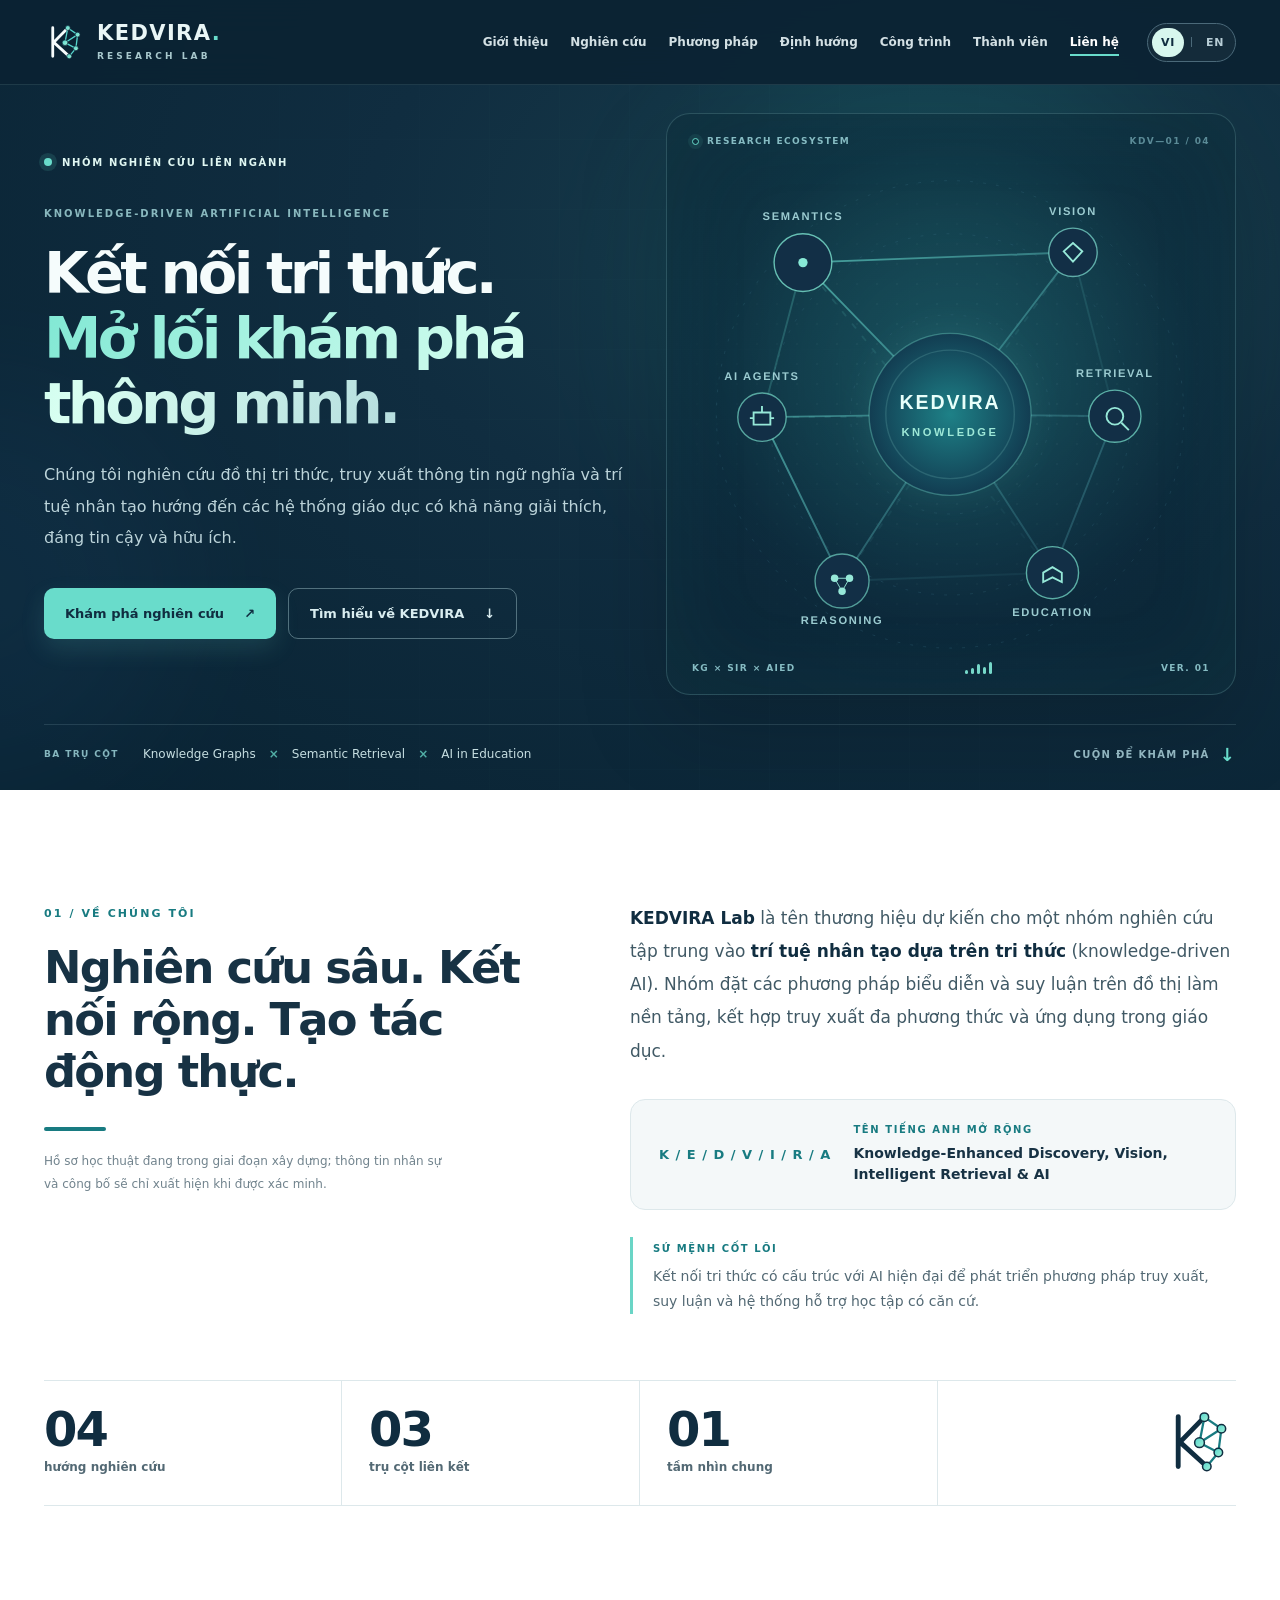
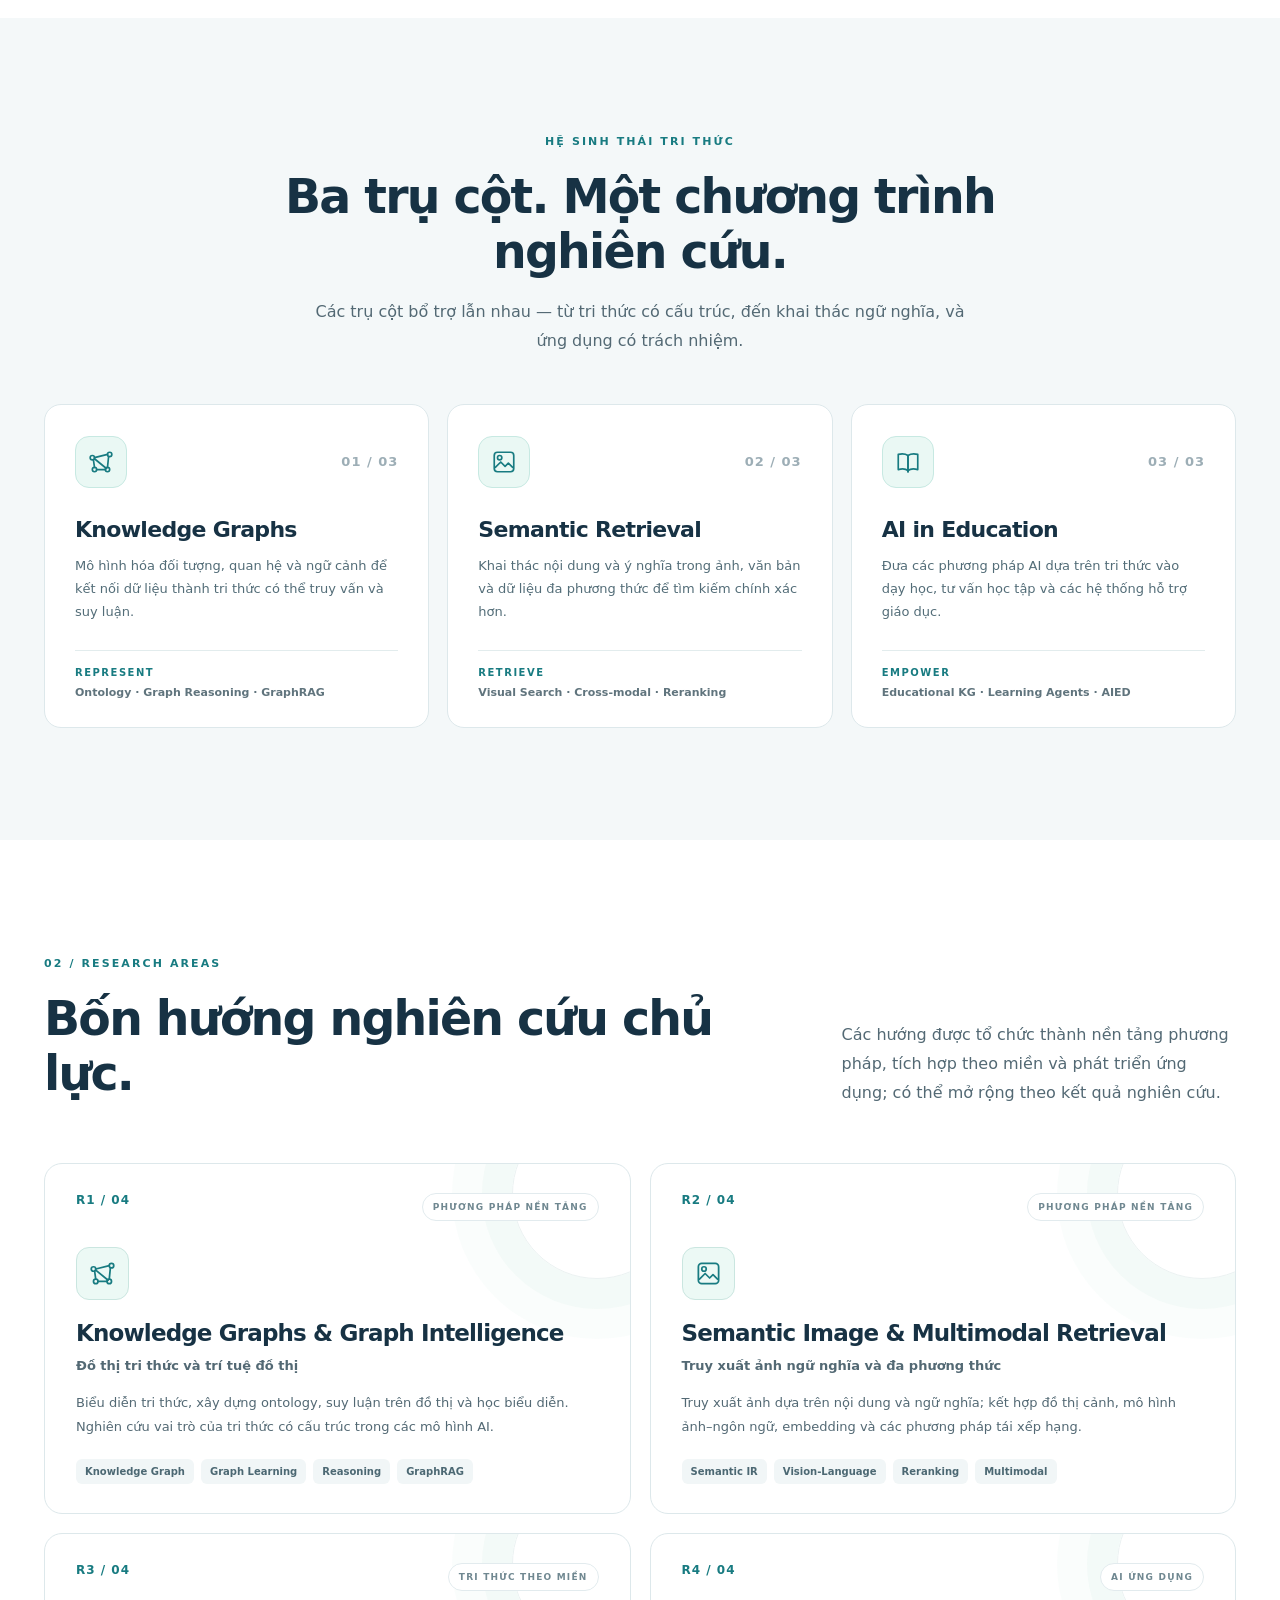
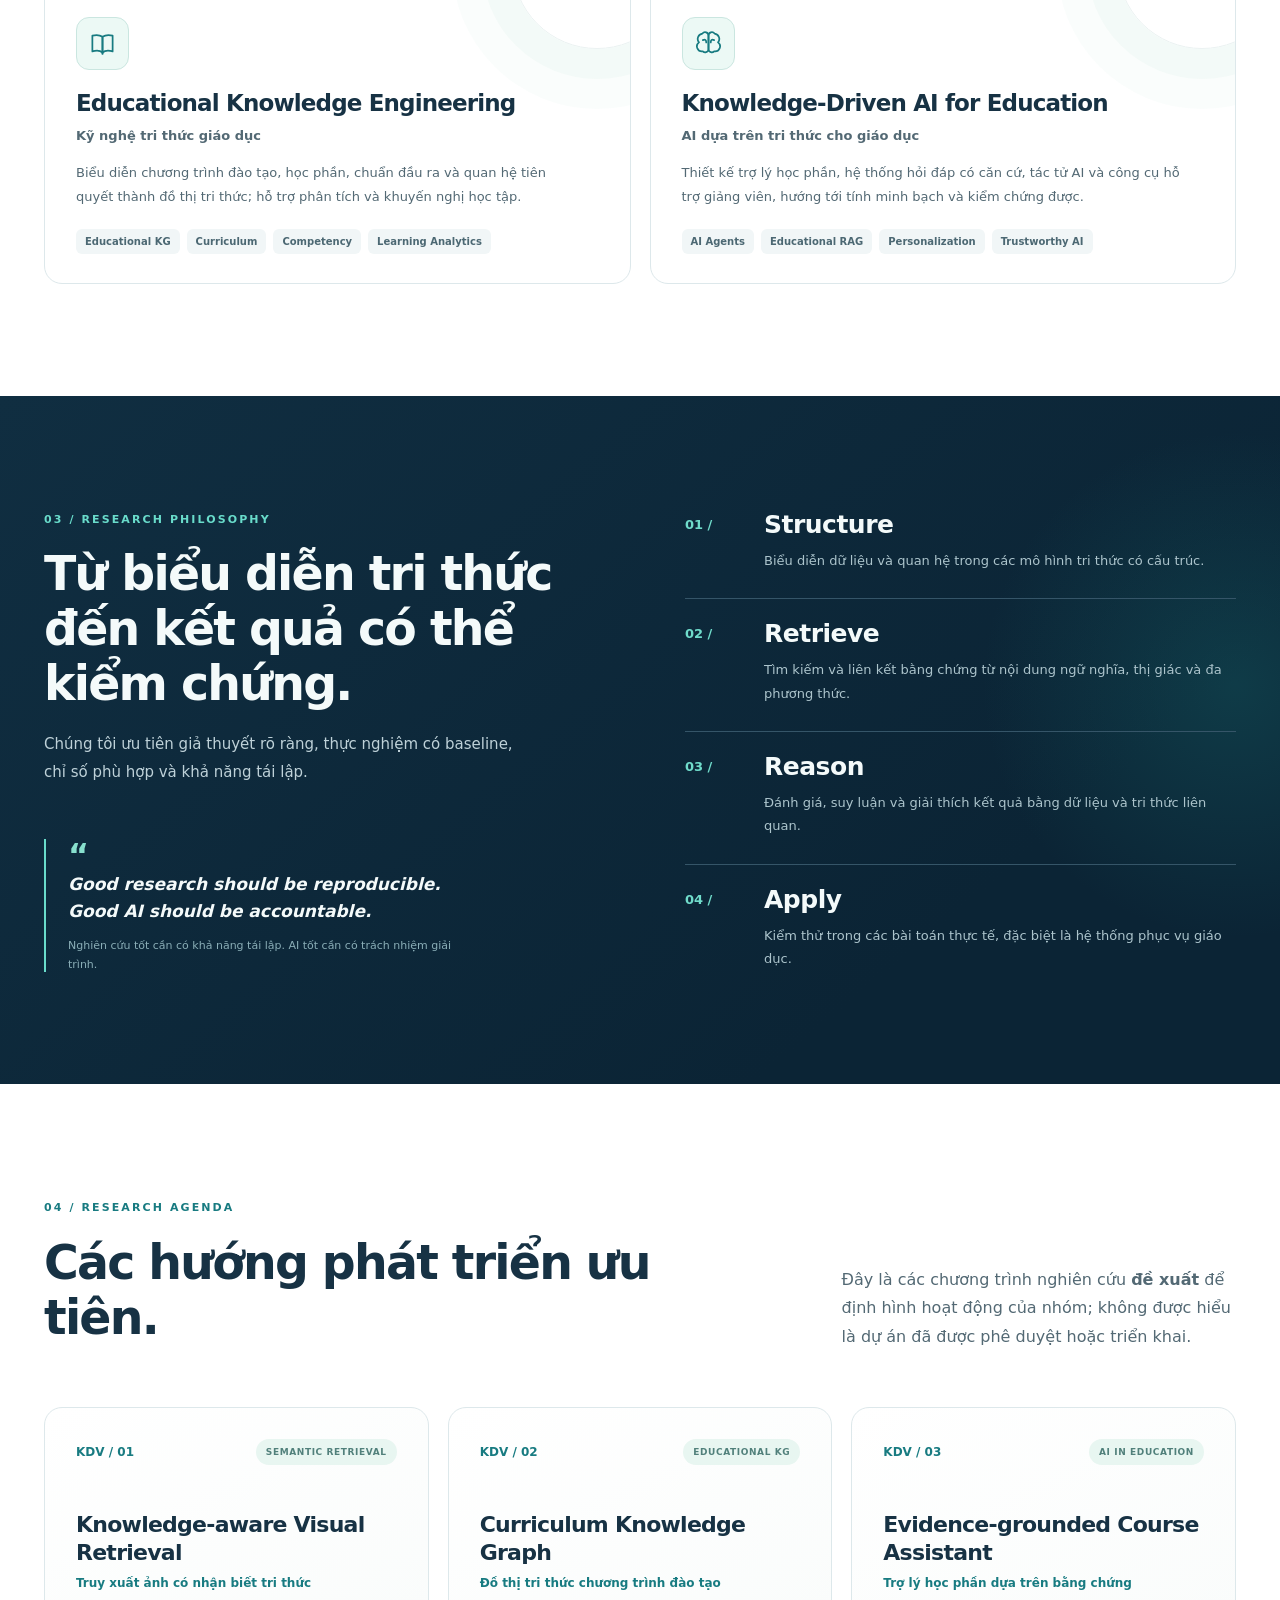
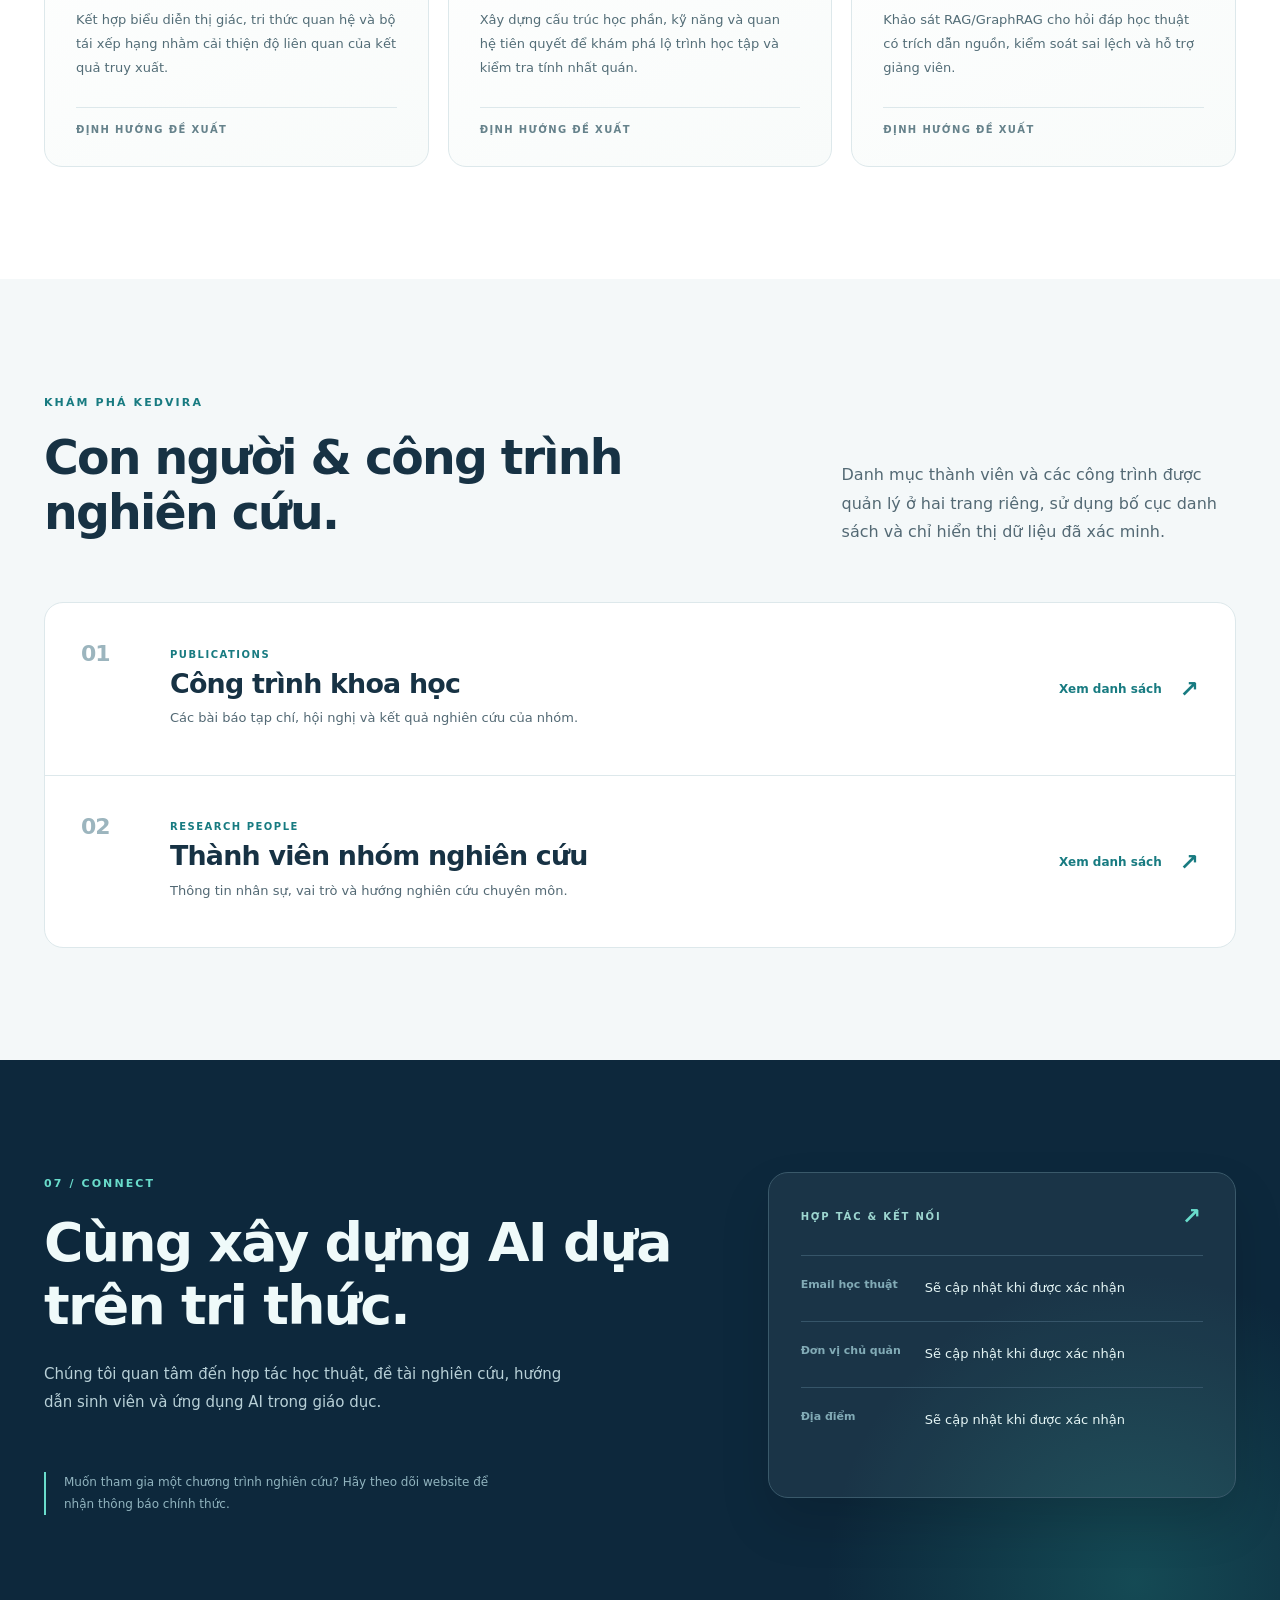
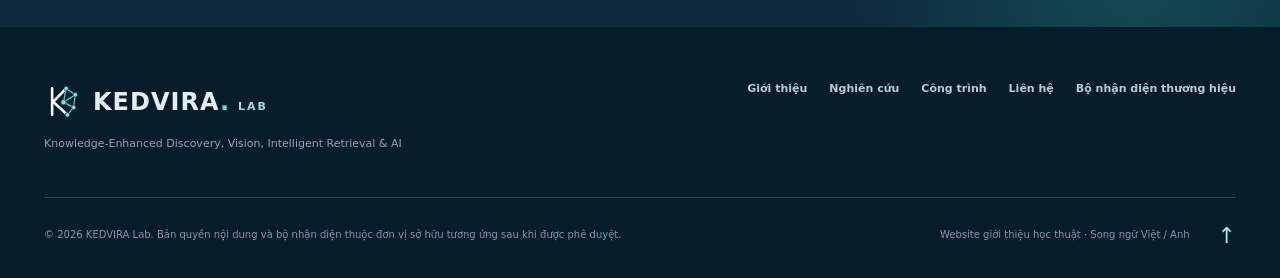
<file: index.html>
<!doctype html>
<html lang="vi">
<head>
  <meta charset="utf-8">
  <meta name="viewport" content="width=device-width,initial-scale=1,viewport-fit=cover">
  <meta name="theme-color" content="#102D40">
  <meta name="description" content="KEDVIRA Lab — Nhóm nghiên cứu đồ thị tri thức, truy xuất ảnh ngữ nghĩa và AI trong giáo dục. Knowledge Graphs, Semantic Retrieval, AI in Education.">
  <meta name="keywords" content="KEDVIRA Lab, Knowledge Graphs, Semantic Image Retrieval, Educational Knowledge Graph, AI in Education, GraphRAG">
  <meta property="og:type" content="website">
  <meta property="og:site_name" content="KEDVIRA Lab">
  <meta property="og:title" content="KEDVIRA Lab | Connected Knowledge, Intelligent Discovery">
  <meta property="og:description" content="Knowledge Graphs · Semantic Retrieval · AI in Education">
  <meta property="og:image" content="assets/social-card.png">
  <meta property="og:image:width" content="1200"><meta property="og:image:height" content="630">
  <meta name="twitter:card" content="summary_large_image">
  <meta name="color-scheme" content="light">
  <title>KEDVIRA Lab — Knowledge-Driven AI Research</title>
  <link rel="icon" type="image/svg+xml" href="assets/favicon.svg">
  <link rel="icon" type="image/png" sizes="32x32" href="assets/favicon-32.png">
  <link rel="apple-touch-icon" href="assets/apple-touch-icon.png">
  <link rel="manifest" href="site.webmanifest">
  <link rel="preload" href="assets/logo-mark-reversed.svg" as="image" type="image/svg+xml">
  <link rel="stylesheet" href="styles.css">
  <script src="content.js" defer></script>
  <script src="main.js" defer></script>
</head>
<body data-page="home">
  <a href="#main" class="skip-link" data-text="misc.skip">Bỏ qua điều hướng</a>
  <header class="site-header" id="header">
    <div class="container header-inner">
      <a class="brand" href="#top" aria-label="KEDVIRA Lab — Home">
        <img src="assets/logo-mark-reversed.svg" alt="" width="42" height="42">
        <span class="brand-wordmark"><strong>KEDVIRA<span class="brand-dot">.</span></strong><small>RESEARCH LAB</small></span>
      </a>
      <nav class="nav" id="site-nav" aria-label="Main navigation">
        <a href="#about" data-text="nav.about">Giới thiệu</a>
        <a href="#research" data-text="nav.research">Nghiên cứu</a>
        <a href="#approach" data-text="nav.approach">Phương pháp</a>
        <a href="#initiatives" data-text="nav.initiatives">Định hướng</a>
        <a href="publications.html" data-text="nav.publications">Công bố</a>
        <a href="people.html" data-text="nav.people">Thành viên</a>
        <a href="#contact" data-text="nav.contact">Liên hệ</a>
      </nav>
      <div class="header-actions">
        <div class="locale-switch" role="group" aria-label="Language / Ngôn ngữ">
          <button type="button" class="locale-btn is-selected" data-lang="vi" aria-pressed="true">VI</button>
          <span class="locale-separator" aria-hidden="true"></span>
          <button type="button" class="locale-btn" data-lang="en" aria-pressed="false">EN</button>
        </div>
        <button type="button" class="menu-toggle" aria-controls="site-nav" aria-expanded="false" aria-label="Mở menu">
          <span></span><span></span><span></span>
        </button>
      </div>
    </div>
  </header>

  <main id="main">
    <section class="hero" id="top" aria-labelledby="hero-title">
      <div class="hero-grid" aria-hidden="true"></div>
      <div class="hero-glow hero-glow-a" aria-hidden="true"></div>
      <div class="hero-glow hero-glow-b" aria-hidden="true"></div>
      <div class="container hero-layout">
        <div class="hero-copy">
          <div class="eyebrow hero-eyebrow"><span class="live-dot" aria-hidden="true"></span><span data-text="hero.kicker">NHÓM NGHIÊN CỨU LIÊN NGÀNH</span></div>
          <div class="hero-technical" data-text="hero.eyebrow">KNOWLEDGE-DRIVEN ARTIFICIAL INTELLIGENCE</div>
          <h1 id="hero-title"><span data-text="hero.line1">Kết nối tri thức.</span><br><em data-text="hero.line2">Mở lối khám phá thông minh.</em></h1>
          <p class="hero-lead" data-text="hero.lead">Chúng tôi nghiên cứu đồ thị tri thức, truy xuất thông tin ngữ nghĩa và trí tuệ nhân tạo hướng đến các hệ thống giáo dục có khả năng giải thích, đáng tin cậy và hữu ích.</p>
          <div class="hero-ctas">
            <a class="btn btn-mint" href="#research"><span data-text="hero.primary">Khám phá nghiên cứu</span><span aria-hidden="true">↗</span></a>
            <a class="btn btn-ghost" href="#about"><span data-text="hero.secondary">Tìm hiểu về KEDVIRA</span><span aria-hidden="true">↓</span></a>
          </div>
        </div>
        <div class="hero-visual" aria-label="Knowledge graph linking research domains">
          <div class="graph-card">
            <div class="graph-card-top"><span class="small-circle" aria-hidden="true"></span><span data-text="hero.visualEyebrow">RESEARCH ECOSYSTEM</span><span class="graph-card-code">KDV—01 / 04</span></div>
            <svg class="graph-art" viewBox="0 0 590 560" role="img" aria-labelledby="graph-title graph-desc">
              <title id="graph-title">KEDVIRA Research Knowledge Network</title>
              <desc id="graph-desc">One central knowledge node linked to semantics, vision, retrieval, education, reasoning, and AI agents.</desc>
              <defs>
                <radialGradient id="coreFill"><stop offset="0" stop-color="#1E8187"/><stop offset="1" stop-color="#123D52"/></radialGradient>
                <linearGradient id="edgeStroke" x1="0" y1="0" x2="1" y2="1"><stop stop-color="#68E4D2" stop-opacity=".66"/><stop offset="1" stop-color="#4A92A3" stop-opacity=".17"/></linearGradient>
                <filter id="coreGlow" x="-80%" y="-80%" width="260%" height="260%"><feGaussianBlur stdDeviation="19"/></filter>
              </defs>
              <g fill="none" stroke="#397185" stroke-opacity=".30" stroke-width="1" stroke-dasharray="3 11">
                <circle cx="294" cy="285" r="107"/><circle cx="294" cy="285" r="194"/><circle cx="294" cy="285" r="251"/>
              </g>
              <g class="graph-lines" stroke="url(#edgeStroke)" stroke-width="2" fill="none" stroke-linecap="round">
                <path d="M294 285 L136 122 L426 111 L294 285 L471 287 L404 455 L294 285 L178 464 L92 288 L294 285"/>
                <path d="M136 122 L92 288 L178 464 L404 455 L471 287 L426 111" stroke-opacity=".40"/>
                <path d="M136 122 L404 455 M426 111 L178 464 M92 288 L471 287" stroke-opacity=".24" stroke-dasharray="5 12"/>
              </g>
              <circle cx="294" cy="285" r="89" fill="#6AE2D0" opacity=".09" filter="url(#coreGlow)"/>
              <g class="graph-core">
                <circle cx="294" cy="285" r="87" fill="url(#coreFill)" stroke="#80EBD7" stroke-opacity=".33" stroke-width="1.5"/>
                <circle cx="294" cy="285" r="69" fill="none" stroke="#9BE8DA" stroke-opacity=".17" stroke-width="1.5"/>
                <text x="294" y="279" text-anchor="middle" font-family="Arial,sans-serif" font-size="21" font-weight="800" letter-spacing="2" fill="#E8FFFA">KEDVIRA</text>
                <text x="294" y="308" text-anchor="middle" font-family="Arial,sans-serif" font-size="12" font-weight="650" letter-spacing="2.8" fill="#9EE8D7" data-text="hero.visualCenter">KNOWLEDGE</text>
              </g>
              <g class="graph-node" transform="translate(136 122)"><circle r="31" fill="#122F46" stroke="#6FCFBF" stroke-opacity=".9" stroke-width="1.5"/><circle r="5" fill="#88E9D6"/><text x="0" y="-46" text-anchor="middle" data-node="0">SEMANTICS</text></g>
              <g class="graph-node" transform="translate(426 111)"><circle r="26" fill="#122F46" stroke="#7AD5CA" stroke-opacity=".74" stroke-width="1.5"/><path d="M-10 -1 L0 -10 L10 -1 L0 10 Z" fill="none" stroke="#96E8D8" stroke-width="2"/><text x="0" y="-40" text-anchor="middle" data-node="1">VISION</text></g>
              <g class="graph-node" transform="translate(471 287)"><circle r="28" fill="#122F46" stroke="#6FCFBF" stroke-opacity=".8" stroke-width="1.5"/><circle r="9" fill="none" stroke="#96E8D8" stroke-width="2"/><path d="M7 7 L15 15" stroke="#96E8D8" stroke-width="2"/><text x="0" y="-42" text-anchor="middle" data-node="2">RETRIEVAL</text></g>
              <g class="graph-node" transform="translate(404 455)"><circle r="28" fill="#122F46" stroke="#6FCFBF" stroke-opacity=".8" stroke-width="1.5"/><path d="M-10 0 L0 -6 L10 0 L10 10 L0 5 L-10 10 Z" fill="none" stroke="#96E8D8" stroke-width="2"/><text x="0" y="46" text-anchor="middle" data-node="3">EDUCATION</text></g>
              <g class="graph-node" transform="translate(178 464)"><circle r="29" fill="#122F46" stroke="#6FCFBF" stroke-opacity=".7" stroke-width="1.5"/><circle cx="-8" cy="-3" r="4" fill="#96E8D8"/><circle cx="8" cy="-3" r="4" fill="#96E8D8"/><circle cy="11" r="4" fill="#96E8D8"/><path d="M-8 -3 L8 -3 L0 11 Z" fill="none" stroke="#96E8D8"/><text x="0" y="46" text-anchor="middle" data-node="4">REASONING</text></g>
              <g class="graph-node" transform="translate(92 288)"><circle r="26" fill="#122F46" stroke="#6FCFBF" stroke-opacity=".75" stroke-width="1.5"/><path d="M-9 -5 H9 V8 H-9 Z M0 -12 V-5 M-13 1 H-9 M9 1 H13" fill="none" stroke="#96E8D8" stroke-width="2"/><text x="0" y="-40" text-anchor="middle" data-node="5">AI AGENTS</text></g>
            </svg>
            <div class="graph-card-bottom"><span>KG × SIR × AIED</span><span class="signal"><i></i><i></i><i></i><i></i><i></i></span><span>VER. 01</span></div>
          </div>
        </div>
      </div>
      <div class="container hero-foot"><div class="focus-line"><span class="focus-label" data-text="hero.focusLabel">BA TRỤ CỘT</span><span data-focus="0">Knowledge Graphs</span><span class="focus-cross">×</span><span data-focus="1">Semantic Retrieval</span><span class="focus-cross">×</span><span data-focus="2">AI in Education</span></div><a class="scroll-indicator" href="#about"><span data-text="hero.scroll">CUỘN ĐỂ KHÁM PHÁ</span><span aria-hidden="true">↓</span></a></div>
    </section>

    <section class="section about-section" id="about" aria-labelledby="about-title">
      <div class="container">
        <div class="about-layout">
          <div class="section-heading about-title-block"><div class="eyebrow dark" data-text="about.eyebrow">01 / VỀ CHÚNG TÔI</div><h2 id="about-title" data-text="about.title">Nghiên cứu sâu. Kết nối rộng. Tạo tác động thực.</h2><div class="section-rule"></div><p class="small-muted" data-text="about.note">Hồ sơ học thuật đang trong giai đoạn xây dựng.</p></div>
          <div class="about-detail"><p class="about-intro" data-html="about.description"><strong>KEDVIRA Lab</strong> là tên thương hiệu dự kiến cho nhóm nghiên cứu...</p><div class="definition"><div class="definition-marker">K / E / D / V / I / R / A</div><div class="definition-body"><span class="mini-label" data-text="about.fullLabel">TÊN TIẾNG ANH MỞ RỘNG</span><strong data-text="about.expanded">Knowledge-Enhanced Discovery, Vision, Intelligent Retrieval & AI</strong></div></div><div class="mission-mini"><span class="mini-label" data-text="about.missionLabel">SỨ MỆNH CỐT LÕI</span><p data-text="about.mission">Kết nối tri thức có cấu trúc với AI hiện đại...</p></div></div>
        </div>
        <div class="stats-row"><div class="stat"><strong>04</strong><span data-text="about.stat1">hướng nghiên cứu</span></div><div class="stat"><strong>03</strong><span data-text="about.stat2">trụ cột liên kết</span></div><div class="stat"><strong>01</strong><span data-text="about.stat3">tầm nhìn chung</span></div><div class="stat stat-mark"><img src="assets/logo-mark.svg" width="73" height="73" alt="" loading="lazy"/></div></div>
      </div>
    </section>

    <section class="section pillars-section" id="pillars" aria-labelledby="pillars-title">
      <div class="container">
        <div class="section-heading centered"><div class="eyebrow dark" data-text="pillars.eyebrow">HỆ SINH THÁI TRI THỨC</div><h2 id="pillars-title" data-text="pillars.title">Ba trụ cột. Một chương trình nghiên cứu.</h2><p data-text="pillars.sub">Các trụ cột bổ trợ lẫn nhau...</p></div>
        <div class="pillars-grid" id="pillars-grid"></div>
      </div>
    </section>

    <section class="section research-section" id="research" aria-labelledby="research-title">
      <div class="container"><div class="section-heading split-title"><div><div class="eyebrow dark" data-text="research.eyebrow">02 / RESEARCH AREAS</div><h2 id="research-title" data-text="research.title">Bốn hướng nghiên cứu chủ lực.</h2></div><p data-text="research.sub">Các hướng được tổ chức thành nền tảng phương pháp...</p></div><div class="research-grid" id="research-grid"></div></div>
    </section>

    <section class="section approach-section" id="approach" aria-labelledby="approach-title">
      <div class="container"><div class="approach-layout"><div class="approach-side"><div class="eyebrow light" data-text="approach.eyebrow">03 / RESEARCH PHILOSOPHY</div><h2 id="approach-title" data-text="approach.title">Từ biểu diễn tri thức đến kết quả có thể kiểm chứng.</h2><p data-text="approach.sub">Chúng tôi ưu tiên giả thuyết rõ ràng...</p><div class="approach-quote"><span class="quote-glyph">“</span><blockquote data-text="approach.quote">Good research should be reproducible. Good AI should be accountable.</blockquote><span data-text="approach.quoteVi">Nghiên cứu tốt cần có khả năng tái lập.</span></div></div><div class="approach-steps" id="approach-steps"></div></div></div>
    </section>

    <section class="section initiatives-section" id="initiatives" aria-labelledby="initiatives-title">
      <div class="container"><div class="section-heading split-title"><div><div class="eyebrow dark" data-text="initiatives.eyebrow">04 / RESEARCH AGENDA</div><h2 id="initiatives-title" data-text="initiatives.title">Các hướng phát triển ưu tiên.</h2></div><p data-html="initiatives.sub">Đây là các chương trình nghiên cứu đề xuất...</p></div><div class="initiative-grid" id="initiative-grid"></div></div>
    </section>

    <section class="section explore-section" id="explore" aria-labelledby="explore-title">
      <div class="container">
        <div class="section-heading split-title">
          <div><div class="eyebrow dark" data-text="homeLinks.eyebrow">KHÁM PHÁ KEDVIRA</div><h2 id="explore-title" data-text="homeLinks.title">Con người & công trình nghiên cứu.</h2></div>
          <p data-text="homeLinks.lead">Danh mục thành viên và công trình được quản lý ở hai trang riêng.</p>
        </div>
        <div class="explore-link-list">
          <a href="publications.html" class="explore-link"><span class="explore-index">01</span><span class="explore-link-copy"><span class="explore-tag" data-text="homeLinks.publicationsTag">PUBLICATIONS</span><strong data-text="homeLinks.publicationsTitle">Công trình khoa học</strong><span class="explore-description" data-text="homeLinks.publicationsDescription">Các bài báo tạp chí, hội nghị và kết quả nghiên cứu.</span></span><span class="explore-action"><span data-text="homeLinks.action">Xem danh sách</span><span aria-hidden="true">↗</span></span></a>
          <a href="people.html" class="explore-link"><span class="explore-index">02</span><span class="explore-link-copy"><span class="explore-tag" data-text="homeLinks.peopleTag">RESEARCH PEOPLE</span><strong data-text="homeLinks.peopleTitle">Thành viên nhóm nghiên cứu</strong><span class="explore-description" data-text="homeLinks.peopleDescription">Thông tin nhân sự, vai trò và hướng nghiên cứu.</span></span><span class="explore-action"><span data-text="homeLinks.action">Xem danh sách</span><span aria-hidden="true">↗</span></span></a>
        </div>
      </div>
    </section>

    <section class="section contact-section" id="contact" aria-labelledby="contact-title"><div class="contact-glow" aria-hidden="true"></div><div class="container"><div class="contact-layout"><div class="contact-heading"><div class="eyebrow light" data-text="contact.eyebrow">07 / CONNECT</div><h2 id="contact-title" data-text="contact.title">Cùng xây dựng AI dựa trên tri thức.</h2><p data-text="contact.sub">Chúng tôi quan tâm đến hợp tác học thuật...</p><div class="contact-fine" data-text="contact.bottom">Muốn tham gia một chương trình nghiên cứu?</div></div><div class="contact-card"><div class="contact-card-title"><span data-text="contact.collab">HỢP TÁC & KẾT NỐI</span><span class="contact-icon">↗</span></div><div id="contact-details"></div><div id="contact-links" class="contact-links"></div></div></div></div></section>
  </main>

  <footer class="site-footer"><div class="container"><div class="footer-top"><div><a href="#top" class="footer-logo"><img src="assets/logo-mark-reversed.svg" width="39" height="39" alt=""><span>KEDVIRA<span class="brand-dot">.</span><small>LAB</small></span></a><p data-text="footer.statement">Knowledge-Enhanced Discovery, Vision, Intelligent Retrieval & AI</p></div><div class="footer-nav"><a href="#about" data-text="nav.about">Giới thiệu</a><a href="#research" data-text="nav.research">Nghiên cứu</a><a href="publications.html" data-text="nav.publications">Công bố</a><a href="#contact" data-text="nav.contact">Liên hệ</a><a href="brand/" data-text="footer.brand">Bộ nhận diện thương hiệu</a></div></div><div class="footer-bottom"><span>© <span id="year">2026</span> KEDVIRA Lab. <span data-text="footer.rights">Bản quyền nội dung...</span></span><span data-text="footer.built">Website giới thiệu học thuật · Song ngữ Việt / Anh</span><a href="#top" aria-label="Back to top">↑</a></div></div></footer>
  <noscript><div class="no-js">KEDVIRA Lab: Vui lòng bật JavaScript để xem nội dung nghiên cứu và chuyển đổi ngôn ngữ. / Please enable JavaScript.</div></noscript>
</body>
</html>
</file>
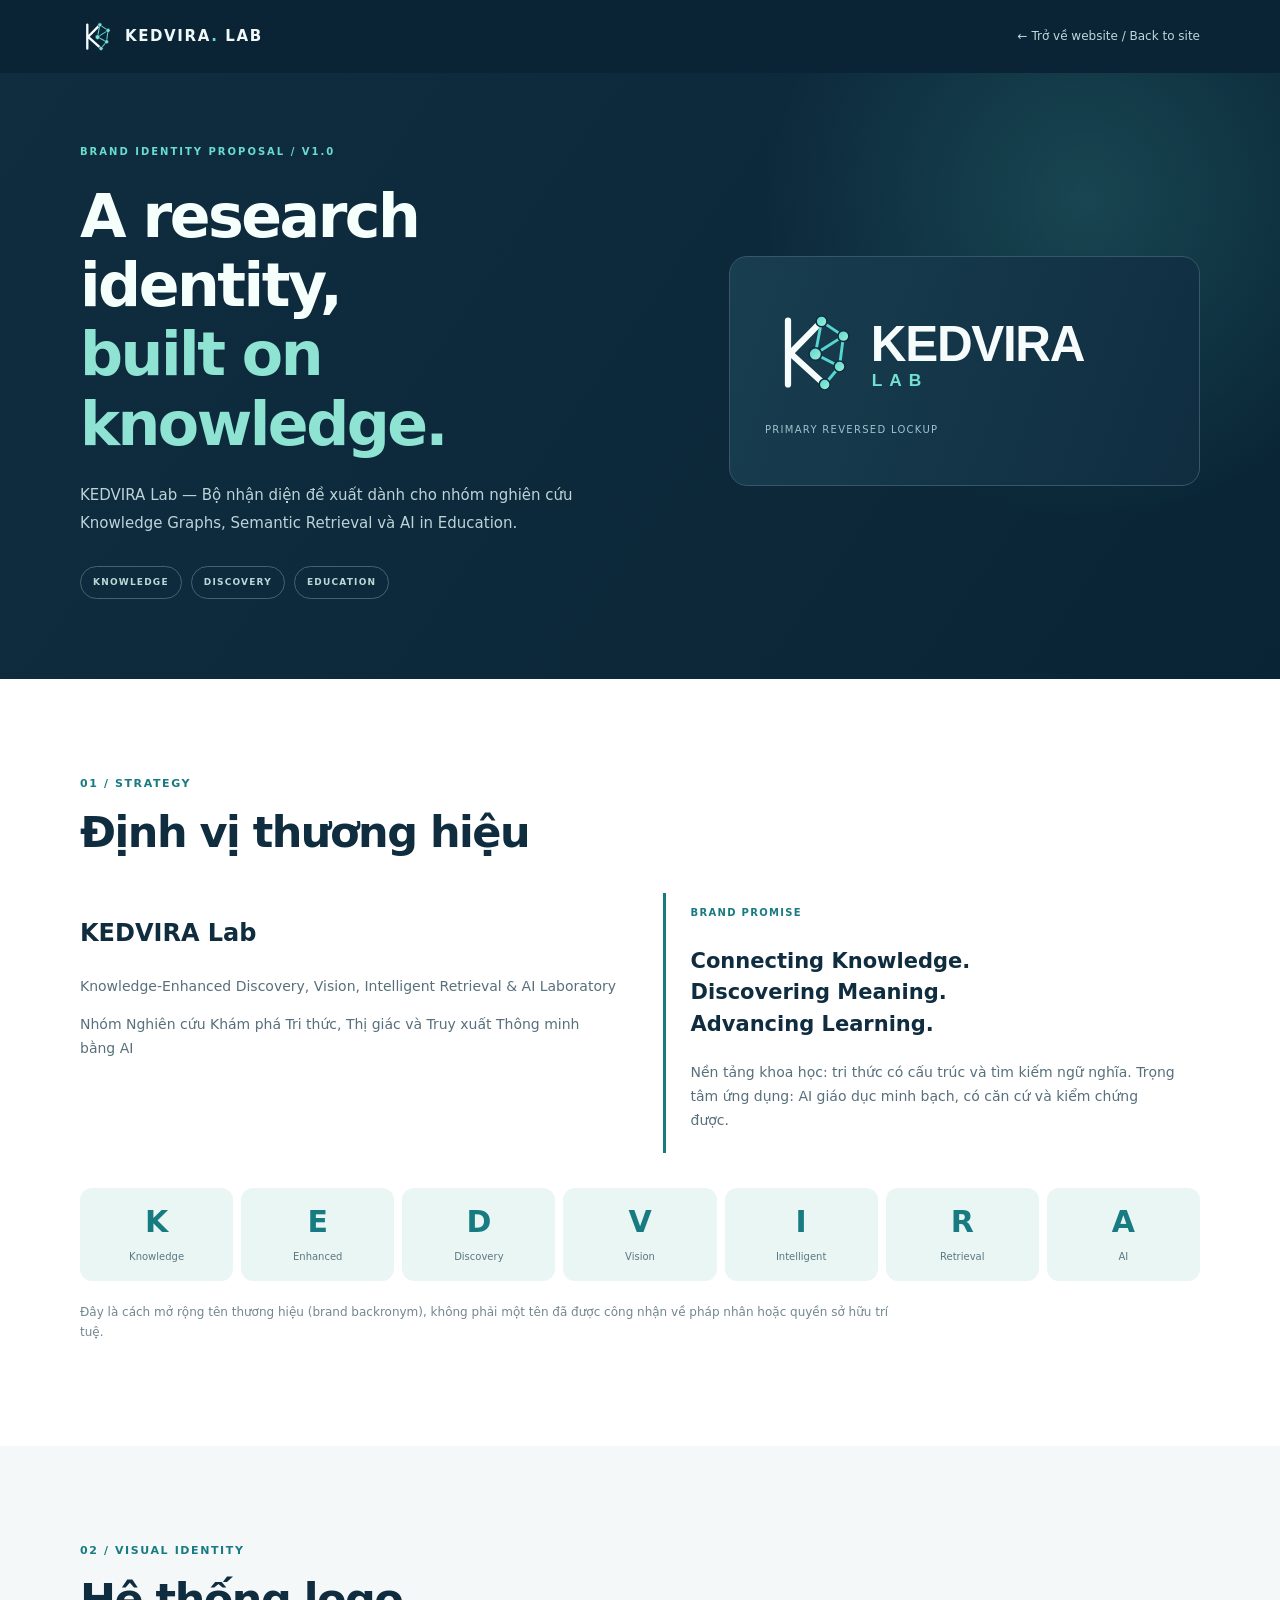
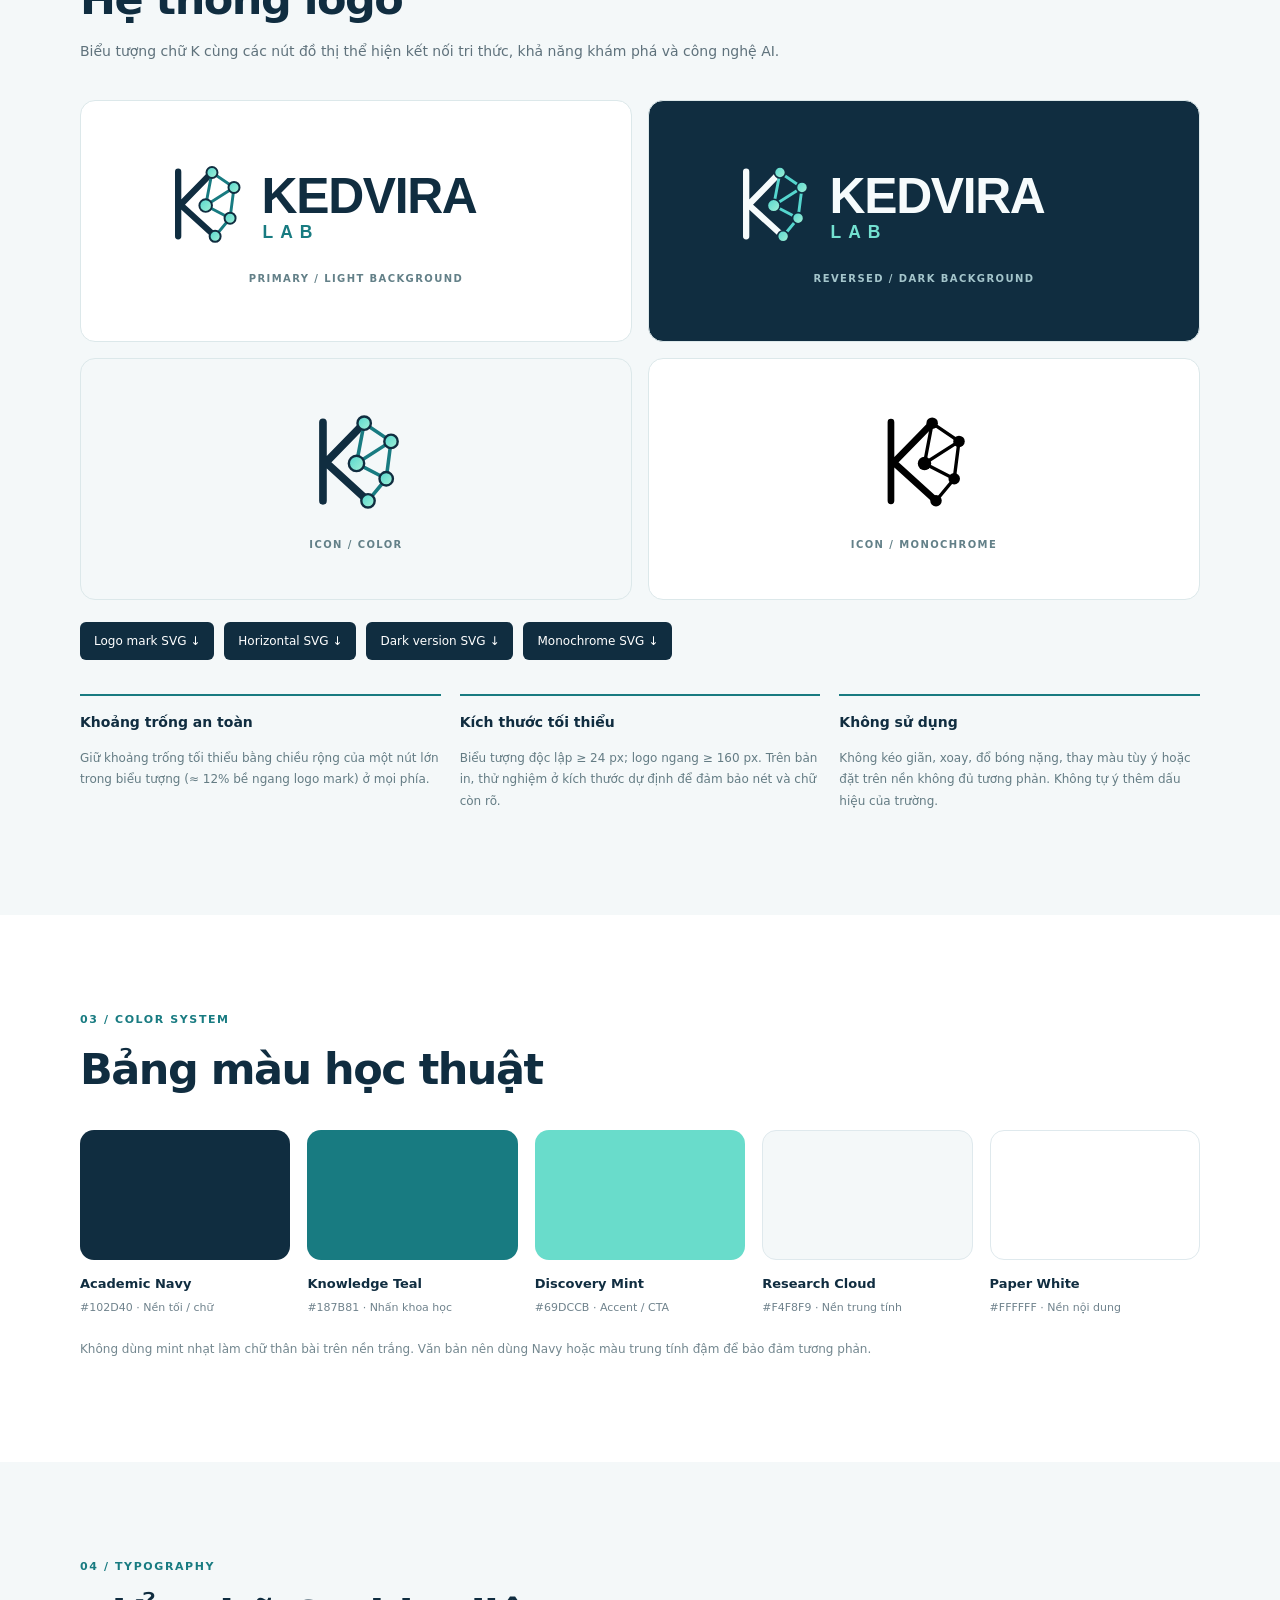
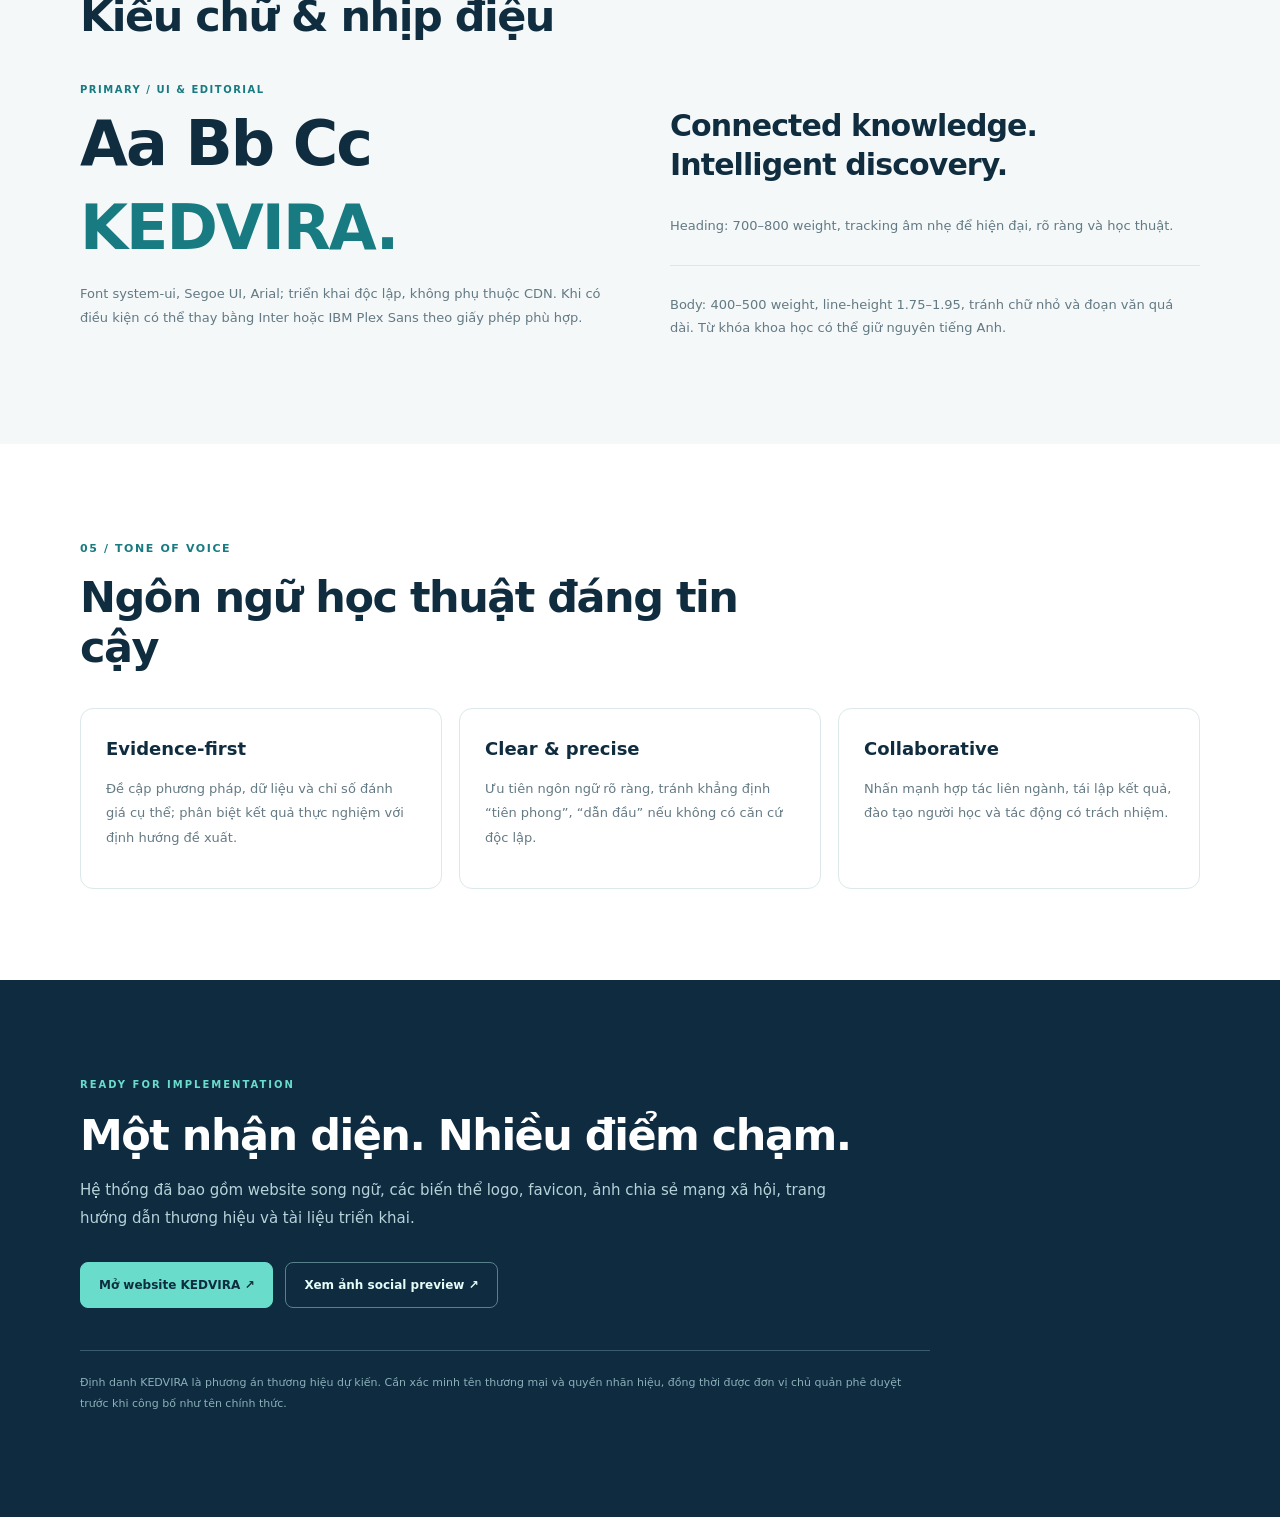
<file: brand/index.html>
<!doctype html>
<html lang="vi"><head>
<meta charset="utf-8"><meta name="viewport" content="width=device-width,initial-scale=1"><meta name="theme-color" content="#102D40">
<title>KEDVIRA Lab — Brand Guidelines</title><meta name="description" content="Bộ hướng dẫn nhận diện KEDVIRA Lab: logo, màu sắc, tên gọi, typography và phong cách ứng dụng.">
<link rel="icon" type="image/svg+xml" href="../assets/favicon.svg"><link rel="stylesheet" href="brand.css">
</head><body>
<header class="bar"><div class="wrap bar-inner"><a href="../" class="mini-logo"><img src="../assets/logo-mark-reversed.svg" width="35" height="35" alt=""><strong>KEDVIRA<span>.</span> LAB</strong></a><a href="../" class="back">← Trở về website / Back to site</a></div></header>
<main>
<section class="cover"><div class="wrap cover-grid"><div><div class="eyebrow">BRAND IDENTITY PROPOSAL / V1.0</div><h1>A research identity,<br><em>built on knowledge.</em></h1><p class="cover-lead">KEDVIRA Lab — Bộ nhận diện đề xuất dành cho nhóm nghiên cứu Knowledge Graphs, Semantic Retrieval và AI in Education.</p><div class="cover-tags"><span>KNOWLEDGE</span><span>DISCOVERY</span><span>EDUCATION</span></div></div><div class="cover-logo"><img src="../assets/logo-horizontal-reversed.svg" alt="KEDVIRA Lab white logo"><div class="grid-motif" aria-hidden="true"></div><span>PRIMARY REVERSED LOCKUP</span></div></div></section>
<section class="section"><div class="wrap"><div class="section-title"><span>01 / STRATEGY</span><h2>Định vị thương hiệu</h2></div><div class="strategy"><div><h3>KEDVIRA Lab</h3><p>Knowledge-Enhanced Discovery, Vision, Intelligent Retrieval & AI Laboratory</p><p>Nhóm Nghiên cứu Khám phá Tri thức, Thị giác và Truy xuất Thông minh bằng AI</p></div><div class="copy-block"><small>BRAND PROMISE</small><h3>Connecting Knowledge.<br>Discovering Meaning.<br>Advancing Learning.</h3><p>Nền tảng khoa học: tri thức có cấu trúc và tìm kiếm ngữ nghĩa. Trọng tâm ứng dụng: AI giáo dục minh bạch, có căn cứ và kiểm chứng được.</p></div></div><div class="letter-row"><div><b>K</b><span>Knowledge</span></div><div><b>E</b><span>Enhanced</span></div><div><b>D</b><span>Discovery</span></div><div><b>V</b><span>Vision</span></div><div><b>I</b><span>Intelligent</span></div><div><b>R</b><span>Retrieval</span></div><div><b>A</b><span>AI</span></div></div><p class="small-note">Đây là cách mở rộng tên thương hiệu (brand backronym), không phải một tên đã được công nhận về pháp nhân hoặc quyền sở hữu trí tuệ.</p></div></section>
<section class="section gray"><div class="wrap"><div class="section-title"><span>02 / VISUAL IDENTITY</span><h2>Hệ thống logo</h2><p>Biểu tượng chữ K cùng các nút đồ thị thể hiện kết nối tri thức, khả năng khám phá và công nghệ AI.</p></div><div class="logo-grid"><div class="logo-display light"><img src="../assets/logo-horizontal.svg" alt="Logo ngang trên nền sáng"><span>PRIMARY / LIGHT BACKGROUND</span></div><div class="logo-display dark"><img src="../assets/logo-horizontal-reversed.svg" alt="Logo ngang trên nền tối"><span>REVERSED / DARK BACKGROUND</span></div><div class="logo-display mark"><img src="../assets/logo-mark.svg" alt="Biểu tượng K đồ thị"><span>ICON / COLOR</span></div><div class="logo-display mark white"><img src="../assets/logo-monochrome.svg" alt="Logo đơn sắc"><span>ICON / MONOCHROME</span></div></div><div class="downloads"><a href="../assets/logo-mark.svg" download>Logo mark SVG ↓</a><a href="../assets/logo-horizontal.svg" download>Horizontal SVG ↓</a><a href="../assets/logo-horizontal-reversed.svg" download>Dark version SVG ↓</a><a href="../assets/logo-monochrome.svg" download>Monochrome SVG ↓</a></div><div class="usage"><article><strong>Khoảng trống an toàn</strong><p>Giữ khoảng trống tối thiểu bằng chiều rộng của một nút lớn trong biểu tượng (≈ 12% bề ngang logo mark) ở mọi phía.</p></article><article><strong>Kích thước tối thiểu</strong><p>Biểu tượng độc lập ≥ 24 px; logo ngang ≥ 160 px. Trên bản in, thử nghiệm ở kích thước dự định để đảm bảo nét và chữ còn rõ.</p></article><article><strong>Không sử dụng</strong><p>Không kéo giãn, xoay, đổ bóng nặng, thay màu tùy ý hoặc đặt trên nền không đủ tương phản. Không tự ý thêm dấu hiệu của trường.</p></article></div></div></section>
<section class="section"><div class="wrap"><div class="section-title"><span>03 / COLOR SYSTEM</span><h2>Bảng màu học thuật</h2></div><div class="swatches"><div><div class="swatch" style="background:#102D40"></div><b>Academic Navy</b><span>#102D40 · Nền tối / chữ</span></div><div><div class="swatch" style="background:#187B81"></div><b>Knowledge Teal</b><span>#187B81 · Nhấn khoa học</span></div><div><div class="swatch" style="background:#69DCCB"></div><b>Discovery Mint</b><span>#69DCCB · Accent / CTA</span></div><div><div class="swatch" style="background:#F4F8F9;border:1px solid #DFE9ED"></div><b>Research Cloud</b><span>#F4F8F9 · Nền trung tính</span></div><div><div class="swatch" style="background:#FFFFFF;border:1px solid #DFE9ED"></div><b>Paper White</b><span>#FFFFFF · Nền nội dung</span></div></div><p class="small-note">Không dùng mint nhạt làm chữ thân bài trên nền trắng. Văn bản nên dùng Navy hoặc màu trung tính đậm để bảo đảm tương phản.</p></div></section>
<section class="section gray"><div class="wrap"><div class="section-title"><span>04 / TYPOGRAPHY</span><h2>Kiểu chữ & nhịp điệu</h2></div><div class="type-grid"><div><span>PRIMARY / UI & EDITORIAL</span><div class="type-large">Aa Bb Cc<br><em>KEDVIRA.</em></div><p>Font system-ui, Segoe UI, Arial; triển khai độc lập, không phụ thuộc CDN. Khi có điều kiện có thể thay bằng Inter hoặc IBM Plex Sans theo giấy phép phù hợp.</p></div><div class="type-spec"><h3>Connected knowledge.<br>Intelligent discovery.</h3><p>Heading: 700–800 weight, tracking âm nhẹ để hiện đại, rõ ràng và học thuật.</p><hr><p>Body: 400–500 weight, line-height 1.75–1.95, tránh chữ nhỏ và đoạn văn quá dài. Từ khóa khoa học có thể giữ nguyên tiếng Anh.</p></div></div></div></section>
<section class="section"><div class="wrap"><div class="section-title"><span>05 / TONE OF VOICE</span><h2>Ngôn ngữ học thuật đáng tin cậy</h2></div><div class="voice-grid"><article><strong>Evidence-first</strong><p>Đề cập phương pháp, dữ liệu và chỉ số đánh giá cụ thể; phân biệt kết quả thực nghiệm với định hướng đề xuất.</p></article><article><strong>Clear & precise</strong><p>Ưu tiên ngôn ngữ rõ ràng, tránh khẳng định “tiên phong”, “dẫn đầu” nếu không có căn cứ độc lập.</p></article><article><strong>Collaborative</strong><p>Nhấn mạnh hợp tác liên ngành, tái lập kết quả, đào tạo người học và tác động có trách nhiệm.</p></article></div></div></section>
<section class="section brand-end"><div class="wrap"><span class="eyebrow">READY FOR IMPLEMENTATION</span><h2>Một nhận diện. Nhiều điểm chạm.</h2><p>Hệ thống đã bao gồm website song ngữ, các biến thể logo, favicon, ảnh chia sẻ mạng xã hội, trang hướng dẫn thương hiệu và tài liệu triển khai.</p><div class="end-actions"><a href="../" class="action primary">Mở website KEDVIRA ↗</a><a href="../assets/social-card.png" class="action" target="_blank">Xem ảnh social preview ↗</a></div><p class="legal">Định danh KEDVIRA là phương án thương hiệu dự kiến. Cần xác minh tên thương mại và quyền nhãn hiệu, đồng thời được đơn vị chủ quản phê duyệt trước khi công bố như tên chính thức.</p></div></section>
</main>
</body></html>
</file>
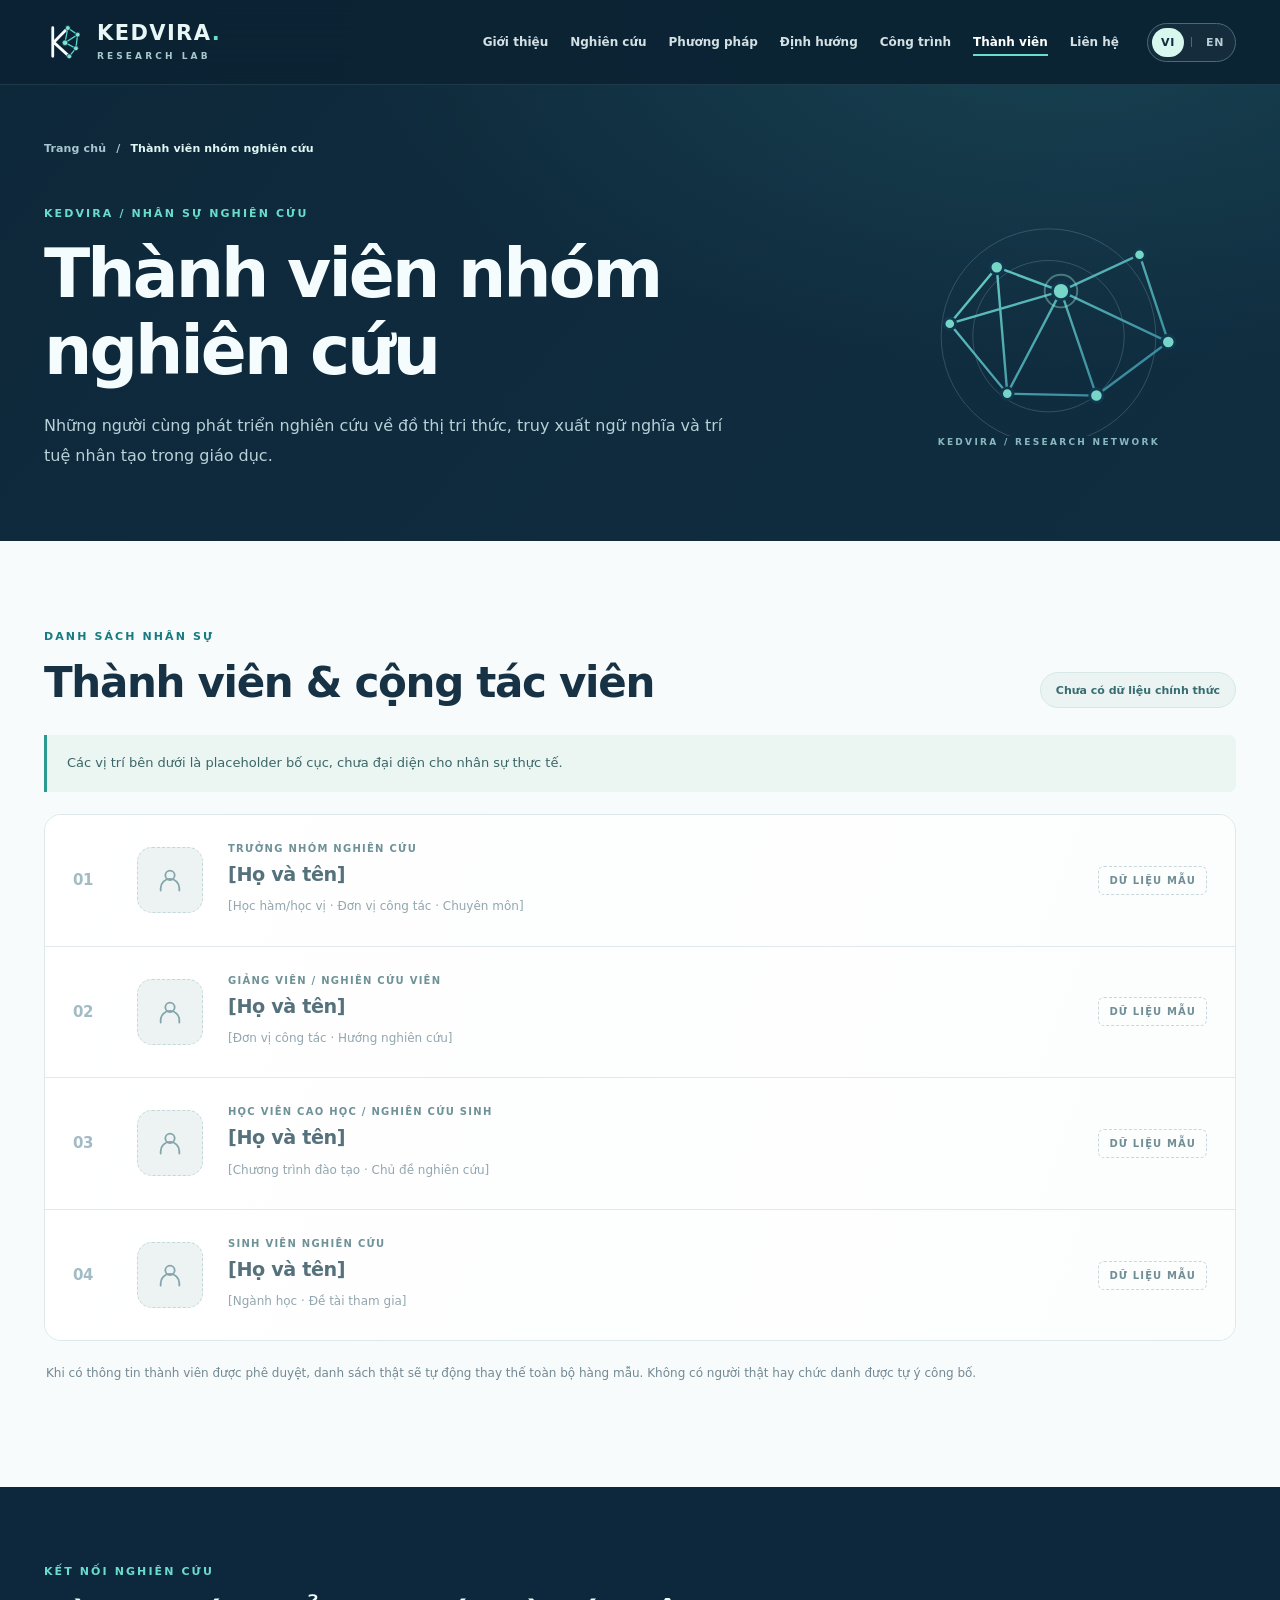
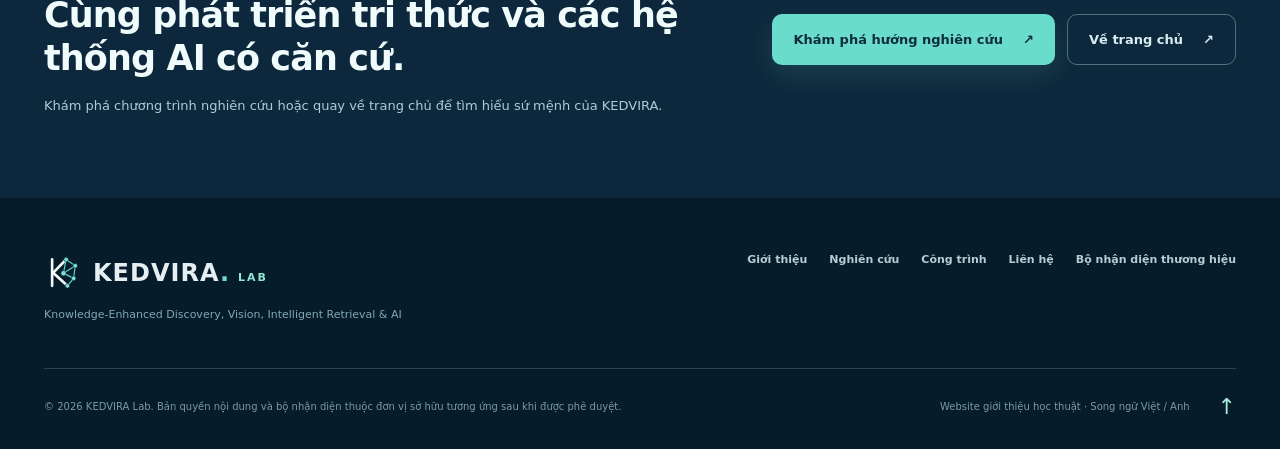
<file: people.html>
<!doctype html>
<html lang="vi">
<head>
  <meta charset="utf-8">
  <meta name="viewport" content="width=device-width,initial-scale=1,viewport-fit=cover">
  <meta name="theme-color" content="#102D40"><meta name="color-scheme" content="light">
  <title>Thành viên nhóm nghiên cứu | KEDVIRA Lab</title>
  <meta name="description" content="Danh sách nhân sự nhóm nghiên cứu dạng placeholder; chỉ hiển thị thành viên thật khi được xác nhận.">
  <meta property="og:type" content="website"><meta property="og:site_name" content="KEDVIRA Lab">
  <meta property="og:title" content="Research team | KEDVIRA Lab">
  <meta property="og:description" content="Knowledge Graphs · Semantic Retrieval · AI in Education">
  <meta property="og:image" content="assets/social-card.png"><meta name="twitter:card" content="summary_large_image">
  <link rel="icon" type="image/svg+xml" href="assets/favicon.svg">
  <link rel="icon" type="image/png" sizes="32x32" href="assets/favicon-32.png">
  <link rel="apple-touch-icon" href="assets/apple-touch-icon.png"><link rel="manifest" href="site.webmanifest">
  <link rel="stylesheet" href="styles.css">
  <script src="content.js" defer></script><script src="main.js" defer></script>
</head>
<body data-page="people">
  <a href="#main" class="skip-link" data-text="misc.skip">Bỏ qua điều hướng</a>
  <header class="site-header" id="header">
    <div class="container header-inner">
      <a class="brand" href="index.html" aria-label="KEDVIRA Lab — Home">
        <img src="assets/logo-mark-reversed.svg" alt="" width="42" height="42">
        <span class="brand-wordmark"><strong>KEDVIRA<span class="brand-dot">.</span></strong><small>RESEARCH LAB</small></span>
      </a>
      <nav class="nav" id="site-nav" aria-label="Main navigation">
        <a href="index.html#about" data-text="nav.about">Giới thiệu</a>
        <a href="index.html#research" data-text="nav.research">Nghiên cứu</a>
        <a href="index.html#approach" data-text="nav.approach">Phương pháp</a>
        <a href="index.html#initiatives" data-text="nav.initiatives">Định hướng</a>
        <a href="publications.html" data-text="nav.publications">Công bố</a>
        <a href="people.html" class="active" aria-current="page" data-text="nav.people">Thành viên</a>
        <a href="index.html#contact" data-text="nav.contact">Liên hệ</a>
      </nav>
      <div class="header-actions">
        <div class="locale-switch" role="group" aria-label="Language / Ngôn ngữ">
          <button type="button" class="locale-btn is-selected" data-lang="vi" aria-pressed="true">VI</button>
          <span class="locale-separator" aria-hidden="true"></span>
          <button type="button" class="locale-btn" data-lang="en" aria-pressed="false">EN</button>
        </div>
        <button type="button" class="menu-toggle" aria-controls="site-nav" aria-expanded="false" aria-label="Mở menu">
          <span></span><span></span><span></span>
        </button>
      </div>
    </div>
  </header>
  <main id="main">
    <section class="directory-hero" id="top" aria-labelledby="page-title">
      <div class="container">
        <nav class="breadcrumbs" aria-label="Breadcrumb">
          <a href="index.html" data-text="directory.shared.breadcrumbHome">Trang chủ</a><span aria-hidden="true">/</span><span aria-current="page" data-text="directory.people.title">Thành viên nhóm nghiên cứu</span>
        </nav>
        <div class="directory-hero-grid">
          <div class="directory-hero-copy">
            <div class="eyebrow light" data-text="directory.people.eyebrow">KEDVIRA / RESEARCH TEAM</div>
            <h1 id="page-title" data-text="directory.people.title">Thành viên nhóm nghiên cứu</h1>
            <p data-text="directory.people.lead">Danh sách nhân sự nhóm nghiên cứu dạng placeholder; chỉ hiển thị thành viên thật khi được xác nhận.</p>
          </div>
          <div class="directory-illustration" aria-hidden="true">
  <svg viewBox="0 0 360 220" xmlns="http://www.w3.org/2000/svg" focusable="false"><defs><linearGradient id="netAccent" x1="0" y1="0" x2="1" y2="1"><stop stop-color="#74E1D4"/><stop offset="1" stop-color="#33849D"/></linearGradient></defs><g fill="none" stroke="#8FBAC7" stroke-opacity=".3"><circle cx="180" cy="116" r="79"/><circle cx="180" cy="116" r="112"/></g><g stroke="url(#netAccent)" stroke-width="2.5" fill="none" stroke-linecap="round"><path d="M77 103 L126 44 L193 69 L275 31 L305 122 L230 178 L137 176 L77 103 L193 69 L230 178 L305 122 L193 69 L137 176 L126 44"/></g><g fill="#80E5D3" stroke="#113950" stroke-width="3"><circle cx="77" cy="103" r="6"/><circle cx="126" cy="44" r="7"/><circle cx="193" cy="69" r="9"/><circle cx="275" cy="31" r="6"/><circle cx="305" cy="122" r="7"/><circle cx="230" cy="178" r="7"/><circle cx="137" cy="176" r="6"/></g><circle cx="193" cy="69" r="17" stroke="#A3F8EB" stroke-opacity=".4" fill="none" stroke-width="2"/></svg>
  <span>KEDVIRA / RESEARCH NETWORK</span>
</div>
        </div>
      </div>
    </section>
    <section class="directory-section" aria-labelledby="directory-heading">
      <div class="container">
        <div class="directory-section-head">
          <div>
            <div class="eyebrow dark" data-text="directory.people.listEyebrow">DANH SÁCH</div>
            <h2 id="directory-heading" data-text="directory.people.listTitle">Thành viên nhóm nghiên cứu</h2>
          </div>
          <span class="directory-count" id="directory-count">Đang cập nhật</span>
        </div>
        <div class="directory-notice" id="directory-notice" role="note"></div>
        <div id="directory-list" class="directory-list-host" aria-live="polite"></div>
        <p class="directory-footnote" data-text="directory.people.note"></p>
      </div>
    </section>
    <section class="directory-bottom-section" aria-labelledby="directory-bottom-title"><div class="container directory-bottom-inner">
      <div><div class="eyebrow light" data-text="directory.cta.eyebrow">KẾT NỐI NGHIÊN CỨU</div><h2 id="directory-bottom-title" data-text="directory.cta.title">Cùng phát triển tri thức.</h2><p data-text="directory.cta.body">Khám phá chương trình nghiên cứu.</p></div>
      <div class="directory-bottom-actions"><a class="btn btn-mint" href="index.html#research"><span data-text="directory.cta.research">Khám phá hướng nghiên cứu</span><span aria-hidden="true">↗</span></a><a class="btn btn-ghost" href="index.html"><span data-text="directory.cta.home">Về trang chủ</span><span aria-hidden="true">↗</span></a></div>
    </div></section>
  </main>
  <footer class="site-footer"><div class="container"><div class="footer-top"><div><a href="index.html" class="footer-logo"><img src="assets/logo-mark-reversed.svg" width="39" height="39" alt=""><span>KEDVIRA<span class="brand-dot">.</span><small>LAB</small></span></a><p data-text="footer.statement">Knowledge-Enhanced Discovery, Vision, Intelligent Retrieval & AI</p></div><div class="footer-nav"><a href="index.html#about" data-text="nav.about">Giới thiệu</a><a href="index.html#research" data-text="nav.research">Nghiên cứu</a><a href="publications.html" data-text="nav.publications">Công bố</a><a href="index.html#contact" data-text="nav.contact">Liên hệ</a><a href="brand/" data-text="footer.brand">Bộ nhận diện thương hiệu</a></div></div><div class="footer-bottom"><span>© <span id="year">2026</span> KEDVIRA Lab. <span data-text="footer.rights">Bản quyền nội dung...</span></span><span data-text="footer.built">Website giới thiệu học thuật · Song ngữ Việt / Anh</span><a href="#top" aria-label="Back to top">↑</a></div></div></footer>
  <noscript><div class="no-js">Vui lòng bật JavaScript để xem danh sách / Please enable JavaScript to view the lists.</div></noscript>
</body>
</html>
</file>
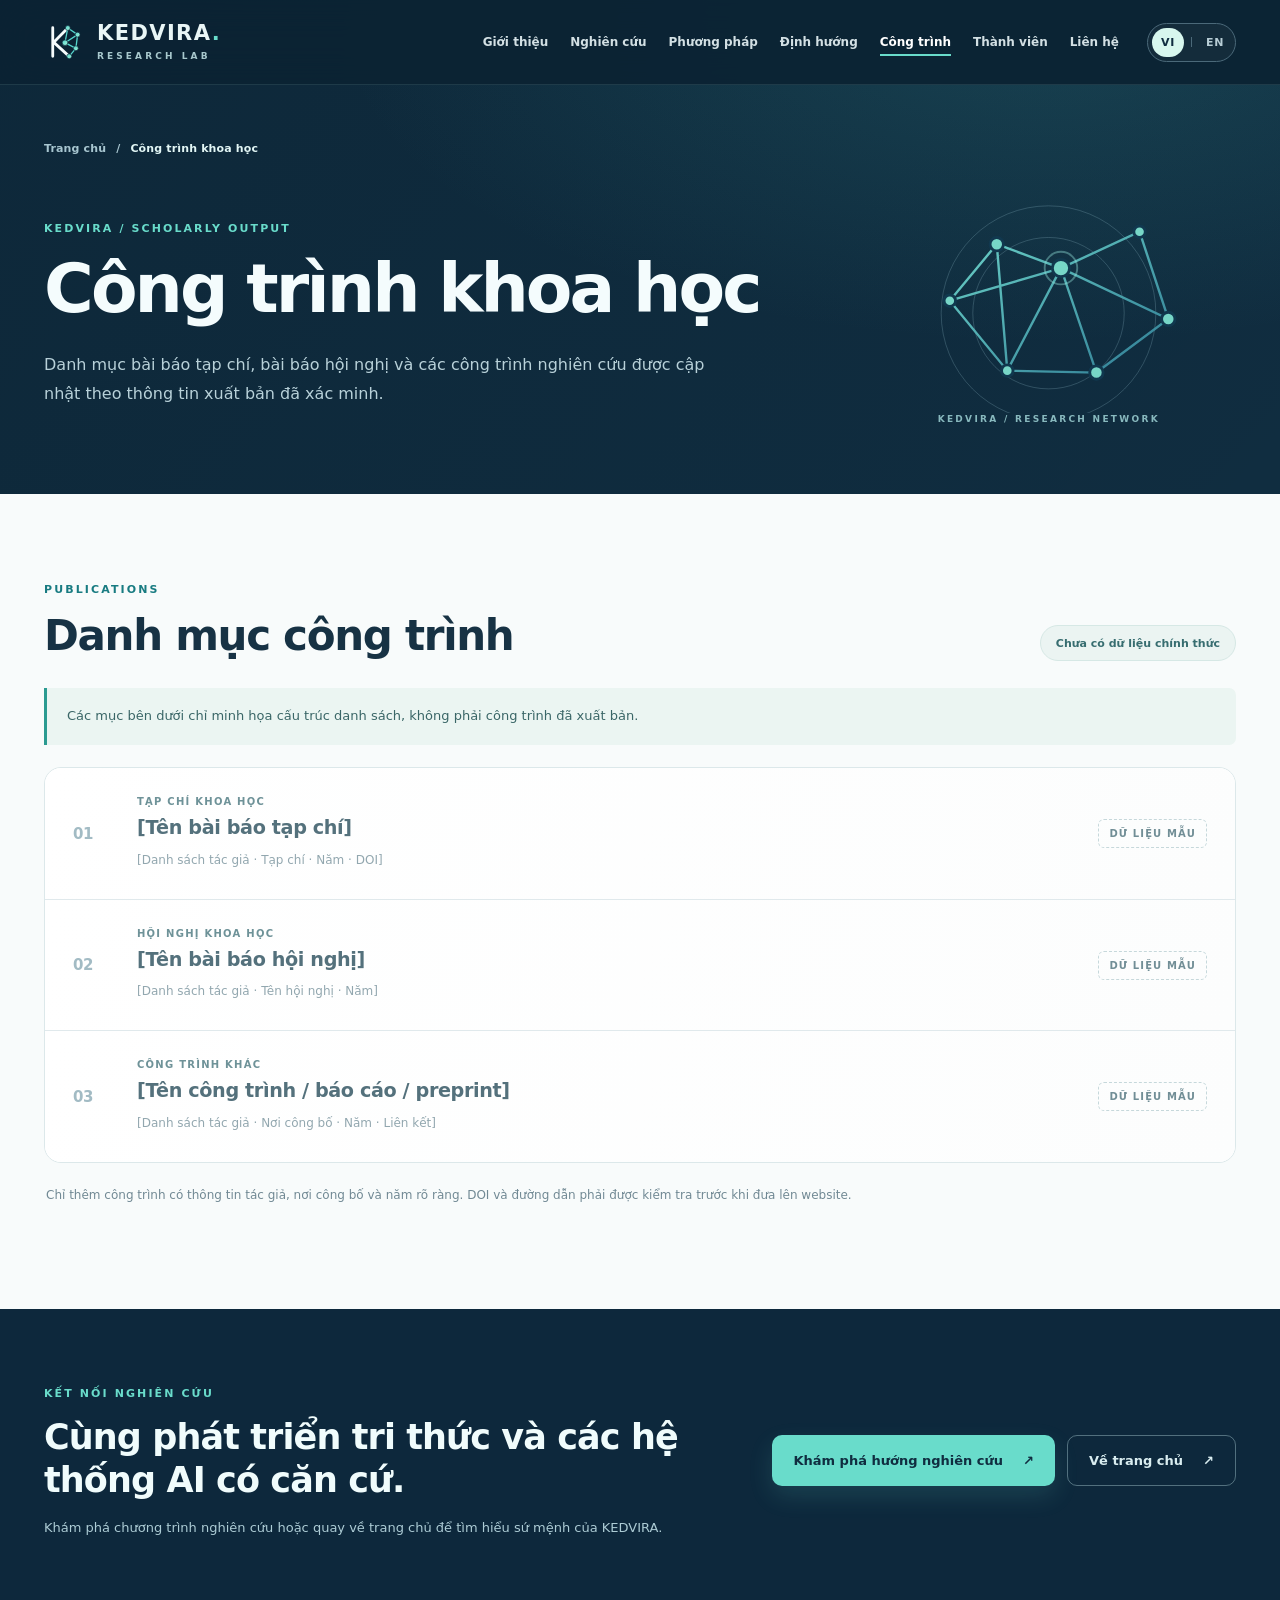
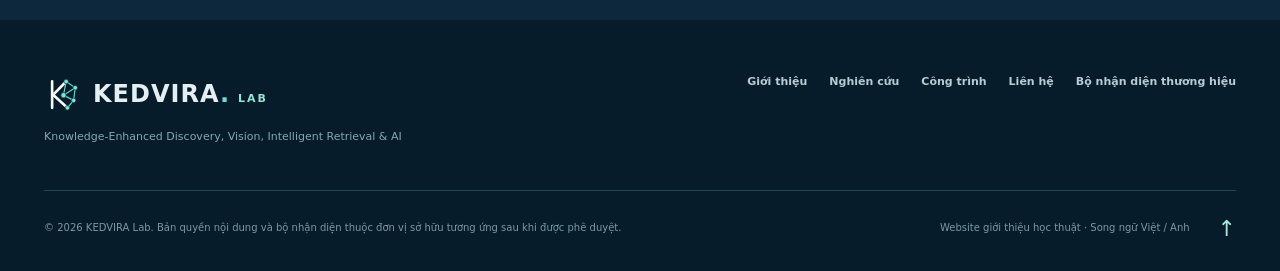
<file: publications.html>
<!doctype html>
<html lang="vi">
<head>
  <meta charset="utf-8">
  <meta name="viewport" content="width=device-width,initial-scale=1,viewport-fit=cover">
  <meta name="theme-color" content="#102D40"><meta name="color-scheme" content="light">
  <title>Công trình khoa học | KEDVIRA Lab</title>
  <meta name="description" content="Danh mục công trình khoa học dạng danh sách; dữ liệu mẫu được phân biệt với công bố thực tế.">
  <meta property="og:type" content="website"><meta property="og:site_name" content="KEDVIRA Lab">
  <meta property="og:title" content="Publications | KEDVIRA Lab">
  <meta property="og:description" content="Knowledge Graphs · Semantic Retrieval · AI in Education">
  <meta property="og:image" content="assets/social-card.png"><meta name="twitter:card" content="summary_large_image">
  <link rel="icon" type="image/svg+xml" href="assets/favicon.svg">
  <link rel="icon" type="image/png" sizes="32x32" href="assets/favicon-32.png">
  <link rel="apple-touch-icon" href="assets/apple-touch-icon.png"><link rel="manifest" href="site.webmanifest">
  <link rel="stylesheet" href="styles.css">
  <script src="content.js" defer></script><script src="main.js" defer></script>
</head>
<body data-page="publications">
  <a href="#main" class="skip-link" data-text="misc.skip">Bỏ qua điều hướng</a>
  <header class="site-header" id="header">
    <div class="container header-inner">
      <a class="brand" href="index.html" aria-label="KEDVIRA Lab — Home">
        <img src="assets/logo-mark-reversed.svg" alt="" width="42" height="42">
        <span class="brand-wordmark"><strong>KEDVIRA<span class="brand-dot">.</span></strong><small>RESEARCH LAB</small></span>
      </a>
      <nav class="nav" id="site-nav" aria-label="Main navigation">
        <a href="index.html#about" data-text="nav.about">Giới thiệu</a>
        <a href="index.html#research" data-text="nav.research">Nghiên cứu</a>
        <a href="index.html#approach" data-text="nav.approach">Phương pháp</a>
        <a href="index.html#initiatives" data-text="nav.initiatives">Định hướng</a>
        <a href="publications.html" class="active" aria-current="page" data-text="nav.publications">Công bố</a>
        <a href="people.html" data-text="nav.people">Thành viên</a>
        <a href="index.html#contact" data-text="nav.contact">Liên hệ</a>
      </nav>
      <div class="header-actions">
        <div class="locale-switch" role="group" aria-label="Language / Ngôn ngữ">
          <button type="button" class="locale-btn is-selected" data-lang="vi" aria-pressed="true">VI</button>
          <span class="locale-separator" aria-hidden="true"></span>
          <button type="button" class="locale-btn" data-lang="en" aria-pressed="false">EN</button>
        </div>
        <button type="button" class="menu-toggle" aria-controls="site-nav" aria-expanded="false" aria-label="Mở menu">
          <span></span><span></span><span></span>
        </button>
      </div>
    </div>
  </header>
  <main id="main">
    <section class="directory-hero" id="top" aria-labelledby="page-title">
      <div class="container">
        <nav class="breadcrumbs" aria-label="Breadcrumb">
          <a href="index.html" data-text="directory.shared.breadcrumbHome">Trang chủ</a><span aria-hidden="true">/</span><span aria-current="page" data-text="directory.publications.title">Công trình khoa học</span>
        </nav>
        <div class="directory-hero-grid">
          <div class="directory-hero-copy">
            <div class="eyebrow light" data-text="directory.publications.eyebrow">KEDVIRA / PUBLICATIONS</div>
            <h1 id="page-title" data-text="directory.publications.title">Công trình khoa học</h1>
            <p data-text="directory.publications.lead">Danh mục công trình khoa học dạng danh sách; dữ liệu mẫu được phân biệt với công bố thực tế.</p>
          </div>
          <div class="directory-illustration" aria-hidden="true">
  <svg viewBox="0 0 360 220" xmlns="http://www.w3.org/2000/svg" focusable="false"><defs><linearGradient id="netAccent" x1="0" y1="0" x2="1" y2="1"><stop stop-color="#74E1D4"/><stop offset="1" stop-color="#33849D"/></linearGradient></defs><g fill="none" stroke="#8FBAC7" stroke-opacity=".3"><circle cx="180" cy="116" r="79"/><circle cx="180" cy="116" r="112"/></g><g stroke="url(#netAccent)" stroke-width="2.5" fill="none" stroke-linecap="round"><path d="M77 103 L126 44 L193 69 L275 31 L305 122 L230 178 L137 176 L77 103 L193 69 L230 178 L305 122 L193 69 L137 176 L126 44"/></g><g fill="#80E5D3" stroke="#113950" stroke-width="3"><circle cx="77" cy="103" r="6"/><circle cx="126" cy="44" r="7"/><circle cx="193" cy="69" r="9"/><circle cx="275" cy="31" r="6"/><circle cx="305" cy="122" r="7"/><circle cx="230" cy="178" r="7"/><circle cx="137" cy="176" r="6"/></g><circle cx="193" cy="69" r="17" stroke="#A3F8EB" stroke-opacity=".4" fill="none" stroke-width="2"/></svg>
  <span>KEDVIRA / RESEARCH NETWORK</span>
</div>
        </div>
      </div>
    </section>
    <section class="directory-section" aria-labelledby="directory-heading">
      <div class="container">
        <div class="directory-section-head">
          <div>
            <div class="eyebrow dark" data-text="directory.publications.listEyebrow">DANH SÁCH</div>
            <h2 id="directory-heading" data-text="directory.publications.listTitle">Công trình khoa học</h2>
          </div>
          <span class="directory-count" id="directory-count">Đang cập nhật</span>
        </div>
        <div class="directory-notice" id="directory-notice" role="note"></div>
        <div id="directory-list" class="directory-list-host" aria-live="polite"></div>
        <p class="directory-footnote" data-text="directory.publications.note"></p>
      </div>
    </section>
    <section class="directory-bottom-section" aria-labelledby="directory-bottom-title"><div class="container directory-bottom-inner">
      <div><div class="eyebrow light" data-text="directory.cta.eyebrow">KẾT NỐI NGHIÊN CỨU</div><h2 id="directory-bottom-title" data-text="directory.cta.title">Cùng phát triển tri thức.</h2><p data-text="directory.cta.body">Khám phá chương trình nghiên cứu.</p></div>
      <div class="directory-bottom-actions"><a class="btn btn-mint" href="index.html#research"><span data-text="directory.cta.research">Khám phá hướng nghiên cứu</span><span aria-hidden="true">↗</span></a><a class="btn btn-ghost" href="index.html"><span data-text="directory.cta.home">Về trang chủ</span><span aria-hidden="true">↗</span></a></div>
    </div></section>
  </main>
  <footer class="site-footer"><div class="container"><div class="footer-top"><div><a href="index.html" class="footer-logo"><img src="assets/logo-mark-reversed.svg" width="39" height="39" alt=""><span>KEDVIRA<span class="brand-dot">.</span><small>LAB</small></span></a><p data-text="footer.statement">Knowledge-Enhanced Discovery, Vision, Intelligent Retrieval & AI</p></div><div class="footer-nav"><a href="index.html#about" data-text="nav.about">Giới thiệu</a><a href="index.html#research" data-text="nav.research">Nghiên cứu</a><a href="publications.html" class="active" aria-current="page" data-text="nav.publications">Công bố</a><a href="index.html#contact" data-text="nav.contact">Liên hệ</a><a href="brand/" data-text="footer.brand">Bộ nhận diện thương hiệu</a></div></div><div class="footer-bottom"><span>© <span id="year">2026</span> KEDVIRA Lab. <span data-text="footer.rights">Bản quyền nội dung...</span></span><span data-text="footer.built">Website giới thiệu học thuật · Song ngữ Việt / Anh</span><a href="#top" aria-label="Back to top">↑</a></div></div></footer>
  <noscript><div class="no-js">Vui lòng bật JavaScript để xem danh sách / Please enable JavaScript to view the lists.</div></noscript>
</body>
</html>
</file>
<file: styles.css>
/* ========================================================================
   KEDVIRA LAB — ACADEMIC RESEARCH WEBSITE
   Fully self-contained / No external fonts, frameworks, or trackers.
   Brand colors: Navy #102D40, Teal #187B81, Mint #69DCCB, Cloud #F4F8F9
   ======================================================================== */
:root {
  --navy:#102D40;--navy-2:#0A2233;--navy-3:#193F52;--teal:#187B81;
  --mint:#69DCCB;--mint-2:#A6F0DE;--ink:#173244;--ink-soft:#536974;
  --cloud:#F4F8F9;--paper:#FFFFFF;--line:#DDE8EB;--line-dark:#36576A;
  --sage:#EAF6F2;--warm:#F8FAF8;
  --radius:18px;--radius-lg:28px;--max:1240px;
  --font:system-ui,-apple-system,"Segoe UI",Roboto,"Helvetica Neue",Arial,sans-serif;
}
*,*::before,*::after{box-sizing:border-box}
html{scroll-behavior:smooth;scroll-padding-top:94px}
body{margin:0;font-family:var(--font);color:var(--ink);background:var(--paper);-webkit-font-smoothing:antialiased;text-rendering:optimizeLegibility}
body.menu-open{overflow:hidden}
img,svg{display:block;max-width:100%}
button,input,textarea{font:inherit}
button{cursor:pointer}
a{color:inherit;text-decoration:none}
a:focus-visible,button:focus-visible{outline:3px solid var(--mint);outline-offset:4px}
::selection{background:var(--mint);color:var(--navy)}
.container{width:min(var(--max),calc(100% - 88px));margin-inline:auto}
.skip-link{position:fixed;z-index:999;left:20px;top:-80px;padding:12px 18px;background:var(--mint);color:var(--navy);border-radius:8px;font-weight:800}
.skip-link:focus{top:12px}
/* navigation */
.site-header{position:fixed;z-index:100;inset:0 0 auto;background:rgba(11,35,51,.93);color:#E9F6F6;border-bottom:1px solid rgba(149,200,205,.14);-webkit-backdrop-filter:blur(18px);backdrop-filter:blur(18px);transition:box-shadow .25s}
.site-header.is-scrolled{box-shadow:0 8px 30px rgba(9,34,49,.17)}
.header-inner{height:84px;display:flex;align-items:center;justify-content:space-between;gap:28px}
.brand{display:flex;align-items:center;gap:11px;flex:none;min-width:190px}
.brand img{width:42px;height:42px}
.brand-wordmark{display:flex;flex-direction:column;line-height:1.03}
.brand-wordmark strong{font-size:21px;letter-spacing:1.4px;font-weight:800}
.brand-dot{color:var(--mint)}
.brand-wordmark small{font-size:9px;letter-spacing:3.1px;color:#A8C8CD;margin-top:7px;font-weight:700}
.nav{display:flex;align-items:center;gap:22px;margin-left:auto}
.nav a{position:relative;color:#D3E0E4;font-size:12px;font-weight:620;white-space:nowrap;padding:8px 0;transition:color .2s}
.nav a:after{content:"";position:absolute;left:0;right:100%;bottom:1px;height:2px;background:var(--mint);transition:right .2s}
.nav a:hover,.nav a.active{color:#FFFFFF}
.nav a:hover:after,.nav a.active:after{right:0}
.header-actions{display:flex;align-items:center;gap:15px;flex:none}
.locale-switch{display:flex;align-items:center;gap:7px;border:1px solid #4B6979;border-radius:25px;padding:4px;background:rgba(255,255,255,.035)}
.locale-btn{border:0;background:transparent;color:#B7CDD5;min-width:32px;height:29px;font-size:11px;font-weight:800;letter-spacing:.6px;border-radius:20px}
.locale-btn.is-selected{background:#D8F7EE;color:var(--navy)}
.locale-separator{height:10px;width:1px;background:#4B6979}
.menu-toggle{display:none;width:38px;height:38px;background:none;border:0;align-items:center;justify-content:center;flex-direction:column;gap:5px}
.menu-toggle span{display:block;width:22px;height:2px;background:#EAF6F6;border-radius:2px;transition:transform .25s,opacity .25s}
/* shared */
.section{padding:112px 0;position:relative;scroll-margin-top:15px}
.eyebrow{display:inline-flex;align-items:center;gap:10px;font-size:11px;font-weight:800;letter-spacing:2.1px;text-transform:uppercase}
.eyebrow.dark{color:var(--teal)}
.eyebrow.light{color:var(--mint)}
.section-heading{margin-bottom:43px}
.section-heading h2,.approach-side h2,.people-layout h2,.contact-heading h2{font-size:clamp(31px,3.7vw,52px);line-height:1.16;letter-spacing:-1.75px;margin:21px 0 18px;max-width:790px;font-weight:760}
.section-heading p{font-size:16px;line-height:1.8;color:var(--ink-soft);max-width:670px;margin:0}
.section-heading.centered{text-align:center;max-width:850px;margin:0 auto 48px}
.section-heading.centered h2{margin-inline:auto}
.section-heading.centered p{margin-inline:auto}
.section-heading.split-title{display:grid;grid-template-columns:1.3fr .7fr;align-items:end;gap:65px}
.section-heading.split-title p{max-width:410px;margin-bottom:12px}
.btn{display:inline-flex;align-items:center;justify-content:center;gap:20px;min-height:51px;padding:13px 21px;border-radius:10px;font-size:13px;font-weight:760;white-space:nowrap;transition:transform .18s,background .18s,border-color .18s}
.btn:hover{transform:translateY(-2px)}
.btn-mint{background:var(--mint);color:var(--navy);box-shadow:0 10px 25px rgba(105,220,203,.14)}
.btn-mint:hover{background:#A1F0DF}
.btn-ghost{color:#D9EDF0;border:1px solid rgba(184,220,224,.40)}
.btn-ghost:hover{border-color:var(--mint);background:rgba(105,220,203,.08)}
.btn-primary{background:var(--navy);color:#FFFFFF}
.btn-primary:hover{background:#18526A}
.mini-label{font-size:10px;letter-spacing:1.6px;font-weight:800;color:var(--teal)}
/* hero */
.hero{position:relative;isolation:isolate;min-height:790px;background:radial-gradient(ellipse at 73% 29%,#183F4D 0,#102D40 43%,#092333 95%);color:#F5FCFC;overflow:hidden;padding-top:84px}
.hero-grid{position:absolute;inset:0;pointer-events:none;opacity:.12;background-image:linear-gradient(to right,transparent 99%,rgba(136,220,212,.45) 100%),linear-gradient(to bottom,transparent 99%,rgba(136,220,212,.45) 100%);background-size:70px 70px;mask-image:linear-gradient(to right,transparent 2%,#000 56%,transparent 100%)}
.hero-glow{position:absolute;border-radius:50%;pointer-events:none;filter:blur(70px);opacity:.24}
.hero-glow-a{width:500px;height:500px;right:8%;top:7%;background:#177E81}
.hero-glow-b{width:400px;height:400px;left:-220px;bottom:0;background:#235078;opacity:.16}
.hero-layout{position:relative;z-index:2;display:grid;grid-template-columns:minmax(0,1fr) minmax(420px,.95fr);align-items:center;gap:22px;min-height:640px}
.hero-copy{padding-top:17px;padding-bottom:35px;position:relative;z-index:4}
.hero-eyebrow{color:#E0F7F2;letter-spacing:1.65px;font-size:10px}
.live-dot{width:8px;height:8px;border-radius:50%;background:var(--mint);box-shadow:0 0 0 5px rgba(105,220,203,.13)}
.hero-technical{color:#89B8BE;letter-spacing:2px;font-size:10px;font-weight:750;margin-top:38px}
.hero h1{font-size:clamp(43px,4.5vw,71px);letter-spacing:-3.7px;line-height:1.13;font-weight:780;margin:22px 0 23px;max-width:740px}
.hero h1 em{font-style:normal;background:linear-gradient(115deg,#81E8D4 0%,#D8FFF1 60%,#B5DDDE 100%);-webkit-background-clip:text;background-clip:text;color:transparent}
.hero-lead{color:#BCD4DA;line-height:1.95;font-size:16px;max-width:590px;margin:0}
.hero-ctas{display:flex;align-items:center;gap:12px;flex-wrap:wrap;margin-top:35px}
.hero-visual{position:relative;display:flex;justify-content:flex-end;min-width:0;z-index:2}
.graph-card{width:min(100%,570px);aspect-ratio:1/1.02;position:relative;border:1px solid rgba(152,220,216,.22);border-radius:24px;background:radial-gradient(circle at 51% 46%,rgba(35,110,119,.32),rgba(11,39,56,.60) 57%,rgba(11,37,51,.67));box-shadow:0 34px 90px rgba(0,0,0,.17),inset 0 0 100px rgba(70,188,190,.07);overflow:hidden}
.graph-card:before{content:"";position:absolute;inset:0;background-image:radial-gradient(rgba(195,235,230,.25) 1px,transparent 1px);background-size:20px 20px;opacity:.22;mask-image:radial-gradient(ellipse,#000 8%,transparent 79%)}
.graph-card-top,.graph-card-bottom{position:absolute;left:25px;right:25px;display:flex;align-items:center;gap:8px;z-index:3;color:#86BCC3;font-size:9px;font-weight:750;letter-spacing:1.4px}
.graph-card-top{top:22px}.graph-card-bottom{bottom:20px;justify-content:space-between}
.graph-card-code{margin-left:auto;color:#5B8B97}
.small-circle{width:7px;height:7px;border:1.5px solid #69DCCB;border-radius:50%;box-shadow:0 0 0 4px rgba(105,220,203,.08)}
.graph-art{position:absolute;inset:6% 0 2%;width:100%;height:90%}
.graph-node{text-rendering:geometricPrecision}
.graph-node text{font:700 12px Arial,sans-serif;letter-spacing:1.8px;fill:#9BCBD0}
.graph-core{transform-origin:294px 285px;animation:gentle-pulse 5s ease-in-out infinite}
.graph-lines{animation:fade-breathe 7s ease-in-out infinite}
.signal{display:inline-flex;gap:3px;align-items:flex-end;height:12px}
.signal i{display:block;width:3px;background:#76D8C9;border-radius:2px}
.signal i:nth-child(1){height:4px}.signal i:nth-child(2){height:6px}.signal i:nth-child(3){height:10px}.signal i:nth-child(4){height:7px}.signal i:nth-child(5){height:12px}
@keyframes gentle-pulse{0%,100%{opacity:1}50%{opacity:.83}}
@keyframes fade-breathe{0%,100%{opacity:1}50%{opacity:.64}}
.hero-foot{z-index:3;position:relative;display:flex;align-items:center;justify-content:space-between;gap:26px;min-height:65px;padding:16px 0 22px;border-top:1px solid rgba(180,220,222,.14)}
.focus-line{display:flex;align-items:center;gap:13px;flex-wrap:wrap;font-size:12px;color:#C6DEE1}
.focus-label{font-size:9px;font-weight:800;letter-spacing:1.4px;color:#86B7BF;margin-right:11px}
.focus-cross{color:var(--mint);opacity:.75;font-weight:700}
.scroll-indicator{display:flex;align-items:center;gap:10px;color:#91B5BF;font-size:10px;letter-spacing:1.3px;font-weight:780;white-space:nowrap}
.scroll-indicator span:last-child{font-size:18px;color:var(--mint)}
/* about */
.about-section{background:#FFFFFF}
.about-layout{display:grid;grid-template-columns:.9fr 1.1fr;gap:90px;align-items:start}
.about-title-block{margin-bottom:0}
.about-title-block h2{font-size:clamp(31px,3.5vw,49px);max-width:520px}
.section-rule{width:62px;height:4px;background:var(--teal);border-radius:4px;margin:29px 0 19px}
.small-muted{font-size:12px!important;line-height:1.9!important;color:#71838D!important;max-width:400px!important}
.about-intro{font-size:17px;line-height:1.95;color:#405965;margin:0 0 31px}
.about-intro strong{color:var(--navy)}
.definition{display:flex;align-items:center;gap:22px;background:var(--cloud);padding:24px 28px;border-radius:15px;border:1px solid var(--line)}
.definition-marker{color:var(--teal);font-weight:850;font-size:13px;white-space:nowrap;letter-spacing:1px}
.definition-body{display:flex;flex-direction:column;gap:8px}
.definition-body strong{font-size:14px;line-height:1.5}
.mission-mini{border-left:3px solid #6AD5C6;padding-left:20px;margin-top:27px}
.mission-mini p{font-size:14px;line-height:1.8;color:var(--ink-soft);margin:8px 0 0}
.stats-row{display:grid;grid-template-columns:repeat(4,1fr);gap:0;border-top:1px solid var(--line);border-bottom:1px solid var(--line);margin-top:66px}
.stat{padding:24px 27px 27px;display:flex;flex-direction:column;gap:7px;border-right:1px solid var(--line)}
.stat:first-child{padding-left:0}
.stat:last-child{border-right:0}
.stat strong{font-size:48px;letter-spacing:-2px;line-height:1;font-weight:750;color:var(--navy)}
.stat span{font-size:12px;font-weight:600;color:var(--ink-soft)}
.stat-mark{align-items:flex-end;justify-content:center;padding-right:0}
/* pillars */
.pillars-section{background:var(--cloud)}
.pillars-grid{display:grid;grid-template-columns:repeat(3,minmax(0,1fr));gap:18px}
.pillar-card{padding:31px 30px 28px;min-height:308px;background:white;border:1px solid var(--line);border-radius:17px;display:flex;flex-direction:column;transition:transform .2s,box-shadow .2s,border-color .2s}
.pillar-card:hover{transform:translateY(-5px);box-shadow:0 22px 42px rgba(24,61,75,.08);border-color:#A8D7D2}
.pillar-top{display:flex;align-items:center;justify-content:space-between;margin-bottom:29px}
.pillar-icon{width:52px;height:52px;display:grid;place-items:center;border:1px solid #C7E9E2;border-radius:14px;background:#EAF8F4;color:var(--teal)}
.pillar-num{font-size:13px;letter-spacing:1px;font-weight:750;color:#9DAEB6}
.pillar-card h3{font-size:22px;letter-spacing:-.7px;margin:0 0 12px}
.pillar-card p{font-size:13px;line-height:1.8;color:#536D78;margin:0 0 26px;flex:1}
.pillar-bottom{border-top:1px solid #E2ECED;padding-top:16px;display:flex;flex-direction:column;gap:8px}
.pillar-bottom span:first-child{color:var(--teal);font-size:10px;font-weight:800;letter-spacing:1.5px}
.pillar-bottom span:last-child{color:#60747D;font-size:11px;font-weight:600}
/* research */
.research-grid{display:grid;grid-template-columns:repeat(2,minmax(0,1fr));gap:19px}
.research-card{position:relative;display:flex;flex-direction:column;min-height:329px;border:1px solid var(--line);border-radius:18px;padding:29px 31px;background:#FFFFFF;overflow:hidden;transition:border-color .2s,box-shadow .2s,transform .2s}
.research-card:hover{border-color:#9DD6CC;box-shadow:0 20px 35px rgba(19,64,81,.07);transform:translateY(-3px)}
.research-card:before{content:"";position:absolute;right:-52px;top:-55px;width:170px;height:170px;border-radius:50%;border:1px solid #EBF2F2;box-shadow:0 0 0 30px rgba(233,244,241,.4),0 0 0 60px rgba(238,247,245,.3)}
.research-card-head{display:flex;justify-content:space-between;align-items:flex-start;position:relative;z-index:1}
.research-id{font-size:12px;letter-spacing:1px;color:var(--teal);font-weight:850}
.research-type{font-size:9px;font-weight:800;color:#708891;letter-spacing:1.2px;text-transform:uppercase;border:1px solid #E2EBEE;border-radius:20px;padding:8px 10px;background:white}
.research-icon{width:53px;height:53px;border:1px solid #CAE6E0;background:#ECF9F5;border-radius:13px;display:grid;place-items:center;color:var(--teal);margin:26px 0 18px}
.research-card h3{font-size:23px;letter-spacing:-.85px;margin:0 0 5px;line-height:1.35;position:relative;z-index:1}
.research-vi{font-size:13px;color:var(--teal);font-weight:650;margin:0 0 13px!important}
.research-card p{font-size:13px;line-height:1.85;color:var(--ink-soft);max-width:510px;margin:0 0 20px}
.tag-row{display:flex;gap:7px;flex-wrap:wrap;margin-top:auto}
.tag{font-size:10px;font-weight:650;color:#4C6873;background:#F1F6F7;padding:7px 9px;border-radius:6px}
/* approach */
.approach-section{background:linear-gradient(140deg,#102E41,#0B2435 75%);color:#F4FAFA;overflow:hidden}
.approach-section:after{content:"";position:absolute;width:510px;height:510px;right:-210px;top:5%;background:radial-gradient(circle,#176A6D55,transparent 70%);pointer-events:none}
.approach-layout{display:grid;grid-template-columns:1fr 1fr;gap:90px;position:relative;z-index:1}
.approach-side h2{margin-top:20px;max-width:560px}
.approach-side>p{font-size:15px;line-height:1.9;color:#BED1D8;max-width:480px}
.approach-quote{border-left:2px solid var(--mint);margin-top:52px;padding:0 0 0 22px;max-width:410px}
.quote-glyph{font-size:32px;font-weight:900;color:#87DFCD;line-height:1}
.approach-quote blockquote{margin:0 0 9px;font-size:17px;font-style:italic;font-weight:590;line-height:1.6}
.approach-quote>span:last-child{font-size:11px;color:#8AAEB7}
.approach-steps{display:flex;flex-direction:column}
.approach-step{display:grid;grid-template-columns:54px 1fr;gap:25px;padding:20px 0 26px;border-bottom:1px solid #355568}
.approach-step:first-child{padding-top:2px}
.approach-step:last-child{border-bottom:0;padding-bottom:0}
.step-no{font-size:13px;color:#70DCCB;font-weight:800;padding-top:7px}
.approach-step h3{font-size:25px;font-weight:650;letter-spacing:-.5px;margin:0 0 10px}
.approach-step p{font-size:13px;color:#ACC4CC;line-height:1.8;margin:0}
/* initiatives */
.initiatives-section{background:#FFFFFF}
.initiative-grid{display:grid;grid-template-columns:repeat(3,minmax(0,1fr));gap:19px}
.initiative-card{display:flex;flex-direction:column;border:1px solid var(--line);background:linear-gradient(155deg,#FFFFFF,#F8FBFA);border-radius:18px;padding:31px;min-height:330px;transition:box-shadow .2s,transform .2s}
.initiative-card:hover{box-shadow:0 16px 35px rgba(17,53,72,.07);transform:translateY(-3px)}
.initiative-top{display:flex;align-items:center;justify-content:space-between;gap:12px;margin-bottom:46px}
.initiative-num{font-size:12px;color:var(--teal);font-weight:800}
.initiative-type{font-size:9px;color:#51807B;font-weight:800;letter-spacing:.6px;background:#E8F6F1;border-radius:25px;padding:8px 10px;text-align:center}
.initiative-card h3{font-size:22px;letter-spacing:-.75px;line-height:1.28;margin:0 0 9px}
.initiative-vi{font-size:12px;color:var(--teal);font-weight:700;margin:0 0 18px}
.initiative-card p{font-size:13px;line-height:1.85;color:#536D77;margin:0 0 27px;flex:1}
.initiative-footer{border-top:1px solid var(--line);padding-top:16px;font-size:10px;letter-spacing:1.35px;color:#66828B;font-weight:800}
/* publications */
.publications-section{background:#F6F9F9}
.publication-empty{display:grid;grid-template-columns:110px 1fr auto;gap:27px;align-items:center;border:1px solid var(--line);background:white;border-radius:18px;padding:36px}
.publication-art{width:94px;height:94px;border-radius:20px;background:linear-gradient(135deg,#E6F7F2,#DBEAF0);display:grid;place-items:center;color:var(--teal)}
.publication-empty h3{font-size:22px;letter-spacing:-.5px;margin:0 0 9px}
.publication-empty p{font-size:13px;line-height:1.8;color:#637B85;margin:0;max-width:660px}
.publication-ambient{color:#D3E7E3;font-size:72px;font-weight:700;line-height:1}
.publication-list{display:grid;gap:13px}
.publication-item{background:white;border:1px solid var(--line);padding:25px 27px;border-radius:13px;display:grid;grid-template-columns:70px 1fr auto;gap:22px;align-items:start}
.publication-year{font-size:15px;color:var(--teal);font-weight:800}
.publication-item h3{font-size:16px;line-height:1.4;margin:0 0 8px}
.publication-item p{font-size:12px;color:#687B85;line-height:1.6;margin:0 0 4px}
.publication-link{color:var(--teal);font-size:12px;font-weight:750;white-space:nowrap}
.publication-policy{margin-top:20px;display:flex;align-items:center;gap:8px;font-size:11px;color:#7A8E96}
.publication-policy>span:first-child{font-size:17px;color:var(--teal)}
/* people */
.people-section{background:#FFFFFF}
.people-layout{display:grid;grid-template-columns:1.02fr .98fr;gap:65px;align-items:center}
.people-layout h2{max-width:560px}
.people-intro{font-size:15px;line-height:1.9;color:var(--ink-soft);max-width:580px;margin-bottom:27px}
.people-empty{padding:19px 24px;border-left:3px solid var(--teal);background:#F5F9F8}
.people-empty strong{display:block;font-size:14px;margin-bottom:7px}
.people-empty p{font-size:12px;line-height:1.8;color:var(--ink-soft);margin:0}
.people-list{display:grid;grid-template-columns:repeat(2,minmax(0,1fr));gap:12px}
.person-card{display:flex;gap:12px;align-items:center;padding:15px;border:1px solid var(--line);border-radius:12px}
.person-avatar{width:54px;height:54px;background:#E9F6F2;border-radius:50%;display:grid;place-items:center;font-weight:800;color:var(--teal);flex:none;overflow:hidden}
.person-avatar img{width:100%;height:100%;object-fit:cover}
.person-card strong{display:block;font-size:13px;margin-bottom:4px}
.person-card span,.person-card a{display:block;color:#6A818A;font-size:11px;line-height:1.5}
.person-card a{color:var(--teal);margin-top:3px;font-weight:700}
.culture-panel{position:relative;overflow:hidden;border:1px solid #D8E9E6;background:linear-gradient(135deg,#F3FAF8,#E5F1F2);border-radius:21px;padding:30px 42px 34px;min-height:425px;display:flex;flex-direction:column;justify-content:end}
.culture-graphic{width:100%;height:210px;display:block;opacity:.75;margin:-19px auto 4px}
.culture-graphic svg{width:100%;height:100%}
.culture-panel h3{font-size:20px;margin:0 0 17px}
.culture-panel ul{list-style:none;margin:0;padding:0;display:grid;grid-template-columns:repeat(2,minmax(0,1fr));gap:12px}
.culture-panel li{font-size:12px;font-weight:650;color:#466572;display:flex;align-items:center;gap:9px}
.culture-panel li:before{content:"";width:7px;height:7px;flex:none;border-radius:50%;background:#3FAFA6}
/* contact */
.contact-section{background:#0D283C;color:#EFFAFA;overflow:hidden}
.contact-glow{position:absolute;right:-180px;bottom:-280px;width:650px;height:650px;background:radial-gradient(circle,#207D7966,transparent 67%);pointer-events:none}
.contact-layout{display:grid;grid-template-columns:1.15fr .85fr;gap:90px;position:relative;z-index:1;align-items:start}
.contact-heading h2{font-size:clamp(37px,4.2vw,57px);max-width:650px;margin-bottom:23px}
.contact-heading>p{max-width:550px;font-size:15px;line-height:1.9;color:#B8D0D7}
.contact-fine{margin-top:55px;padding-left:18px;border-left:2px solid var(--mint);font-size:12px;color:#91B4BF;line-height:1.8;max-width:450px}
.contact-card{background:rgba(251,255,255,.055);border:1px solid #3A596A;border-radius:20px;padding:30px 32px;box-shadow:0 25px 50px rgba(0,0,0,.13)}
.contact-card-title{display:flex;justify-content:space-between;align-items:center;font-size:10px;font-weight:800;letter-spacing:1.8px;color:#9DD6D0;padding-bottom:26px;border-bottom:1px solid #365569}
.contact-icon{font-size:23px;color:var(--mint)}
.contact-row{display:grid;grid-template-columns:112px 1fr;gap:12px;border-bottom:1px solid #365569;padding:22px 0}
.contact-row:last-of-type{border-bottom:0}
.contact-label{font-size:11px;color:#82ABB6;font-weight:650}
.contact-value{font-size:13px;color:#E4F5F5;word-break:break-word;line-height:1.6}
.contact-value a{color:#A2F3DF;text-decoration:underline;text-decoration-color:#57B3AA;text-underline-offset:4px}
.contact-links{display:flex;gap:10px;flex-wrap:wrap;margin-top:14px}
.social-link{border:1px solid #528075;border-radius:7px;padding:9px 13px;font-size:11px;font-weight:750;color:#B4F6E8;transition:background .18s}
.social-link:hover{background:#1E555D}
/* footer */
.site-footer{background:#071C2A;color:#E5EFF1}
.footer-top{padding:55px 0 43px;display:flex;justify-content:space-between;align-items:start;gap:45px}
.footer-logo{display:flex;align-items:center;gap:10px}
.footer-logo>span{font-size:24px;font-weight:850;letter-spacing:1px}
.footer-logo small{font-size:11px;letter-spacing:2px;color:#91E6D2;margin-left:8px}
.footer-top p{font-size:11px;color:#82A8B5;max-width:470px;line-height:1.8;margin:13px 0 0}
.footer-nav{display:flex;flex-wrap:wrap;gap:15px 22px;justify-content:flex-end;max-width:560px}
.footer-nav a{font-size:11px;color:#B4CDD3;font-weight:650}
.footer-nav a:hover{color:var(--mint)}
.footer-bottom{display:flex;align-items:center;gap:20px;border-top:1px solid #294453;padding:20px 0 25px;font-size:10px;color:#789AA7;line-height:1.6}
.footer-bottom>span:nth-child(2){margin-left:auto}
.footer-bottom>a{font-size:22px;color:#A7EADD;margin-left:8px}
/* auxiliaries */
.no-js{position:fixed;bottom:0;left:0;right:0;text-align:center;background:#FFF6E0;padding:10px;color:#5A4A23;z-index:300;font-size:12px}
.not-found{min-height:100svh;background:var(--cloud);display:grid;place-items:center}
.nf-card{text-align:center;padding:50px;background:white;border-radius:22px;border:1px solid var(--line);width:min(500px,calc(100% - 40px))}
.nf-card img{margin:0 auto 20px}
.nf-card h1{font-size:90px;letter-spacing:-6px;margin:5px 0;color:var(--navy)}
.nf-card p{color:var(--ink-soft);line-height:1.6;margin-bottom:25px}
/* responsive */
@media(max-width:1200px){
  .container{width:min(var(--max),calc(100% - 64px))}
  .nav{gap:15px}.nav a{font-size:11px}.brand{min-width:168px}
  .hero-layout{grid-template-columns:1fr minmax(380px,.85fr)}
  .hero h1{font-size:clamp(42px,4.55vw,62px)}
  .about-layout,.approach-layout,.contact-layout{gap:60px}
}
@media(max-width:1010px){
  .site-header .nav{display:none;position:absolute;top:84px;left:0;right:0;background:#0D2B3D;border-bottom:1px solid #355568;padding:20px 32px 28px;flex-direction:column;align-items:stretch;gap:3px;max-height:calc(100svh - 84px);overflow:auto;box-shadow:0 20px 40px rgba(0,0,0,.24)}
  .site-header.menu-active .nav{display:flex}
  .nav a{font-size:15px;padding:12px 5px}.nav a:after{display:none}
  .menu-toggle{display:flex}
  .site-header.menu-active .menu-toggle span:nth-child(1){transform:translateY(7px) rotate(45deg)}
  .site-header.menu-active .menu-toggle span:nth-child(2){opacity:0}
  .site-header.menu-active .menu-toggle span:nth-child(3){transform:translateY(-7px) rotate(-45deg)}
  .hero-layout{grid-template-columns:1fr .8fr;gap:5px}.hero h1{letter-spacing:-2.4px}
  .hero-visual{margin-right:-45px;opacity:.95}
  .graph-card{border-radius:19px}
  .research-card h3{font-size:21px}
}
@media(max-width:760px){
  .container{width:calc(100% - 38px)}
  .header-inner{height:72px}.site-header .nav{top:72px;max-height:calc(100svh - 72px);padding:19px}
  .brand{min-width:auto}.brand img{width:38px;height:38px}.brand-wordmark strong{font-size:19px}
  .header-actions{gap:8px}.locale-btn{min-width:28px;font-size:10px}
  html{scroll-padding-top:76px}
  .section{padding:76px 0}
  .section-heading{margin-bottom:32px}
  .section-heading h2,.approach-side h2,.people-layout h2,.contact-heading h2{font-size:clamp(29px,8vw,40px);letter-spacing:-1.1px}
  .section-heading.split-title{display:block}
  .section-heading.split-title p{margin-top:14px;max-width:620px}
  .hero{padding-top:72px;min-height:auto}
  .hero-layout{display:flex;flex-direction:column;align-items:stretch;min-height:0;padding-top:70px}
  .hero-copy{padding:0}.hero-technical{margin-top:26px;font-size:9px}
  .hero h1{font-size:clamp(38px,10.5vw,59px);letter-spacing:-2.2px;margin:21px 0}
  .hero-lead{font-size:14px;line-height:1.85;max-width:630px}
  .hero-ctas{margin-top:28px}.btn{font-size:12px;min-height:47px;padding:12px 17px;gap:13px}
  .hero-visual{margin:30px auto 8px;max-width:450px;width:100%;opacity:1}
  .graph-card{max-width:450px;aspect-ratio:1.09;min-height:0}
  .graph-art{top:0;bottom:0;height:100%;inset:0}
  .hero-foot{padding:19px 0 26px;min-height:0}.scroll-indicator{display:none}.focus-label{width:100%;margin:0 0 2px}
  .focus-line{gap:9px;font-size:11px}
  .about-layout,.approach-layout,.contact-layout,.people-layout{grid-template-columns:1fr;gap:30px}
  .about-title-block h2{max-width:none}.about-title-block{margin:0}
  .about-intro{font-size:15px}.definition{flex-wrap:wrap;gap:12px;padding:20px}
  .stats-row{margin-top:38px;grid-template-columns:repeat(3,1fr)}.stat{padding:19px 12px!important}.stat strong{font-size:39px}.stat-mark{display:none}
  .pillars-grid{grid-template-columns:1fr}.pillar-card{min-height:0;padding:25px}.pillar-top{margin-bottom:19px}
  .pillar-card p{margin-bottom:20px}.pillars-grid .pillar-card h3{font-size:21px}
  .research-grid{grid-template-columns:1fr}.research-card{min-height:0;padding:25px}.research-icon{margin:20px 0 17px}
  .approach-side>p{font-size:14px}.approach-quote{margin-top:27px}
  .approach-steps{margin-top:13px}.approach-step{grid-template-columns:44px 1fr;gap:18px}
  .initiative-grid{grid-template-columns:1fr}.initiative-card{min-height:0;padding:25px}.initiative-top{margin-bottom:32px}
  .publication-empty{grid-template-columns:72px 1fr;gap:15px;padding:21px}
  .publication-art{width:65px;height:65px;border-radius:13px}
  .publication-art svg{width:31px;height:31px}.publication-ambient{display:none}
  .publication-empty h3{font-size:18px}
  .publication-item{grid-template-columns:1fr;gap:7px}.publication-link{margin-top:8px}
  .people-intro{font-size:14px}.culture-panel{min-height:0;padding:25px}.culture-graphic{height:145px}.culture-panel ul{gap:13px}
  .contact-heading h2{max-width:610px}.contact-heading>p{font-size:14px}
  .contact-fine{margin-top:25px}.contact-card{padding:24px}
  .footer-top{flex-direction:column;gap:28px}.footer-nav{justify-content:flex-start}
  .footer-bottom{flex-wrap:wrap;gap:12px}.footer-bottom>span:nth-child(2){margin-left:0}.footer-bottom>a{margin-left:auto}
}
@media(max-width:430px){
  .brand-wordmark small{letter-spacing:2.3px;font-size:8px}.brand img{height:35px;width:35px}
  .hero{overflow:hidden}.hero-layout{padding-top:47px}.hero h1{font-size:clamp(35px,9.75vw,42px)}
  .hero-eyebrow{font-size:9px;letter-spacing:1.2px}
  .hero-ctas{align-items:stretch}.hero-ctas .btn{flex:1 1 100%;justify-content:space-between}
  .graph-card{aspect-ratio:1.02}
  .graph-card-top,.graph-card-bottom{left:13px;right:13px;font-size:7px}.graph-card-top{top:13px}.graph-card-bottom{bottom:11px}
  .graph-node text{font-size:11px}
  .section-heading h2,.about-title-block h2{font-size:31px}
  .stat strong{font-size:34px}.stat span{font-size:10px}
  .contact-row{grid-template-columns:1fr;gap:5px;padding:17px 0}
  .people-list{grid-template-columns:1fr}.culture-panel ul{grid-template-columns:1fr}
}
@media(prefers-reduced-motion:reduce){html{scroll-behavior:auto}*,*::before,*::after{animation-duration:.01ms!important;animation-iteration-count:1!important;transition-duration:.01ms!important}}

/* ========================================================================
   v2 — Dedicated list pages: research people and publications
   ======================================================================== */
.explore-section{background:#F4F8F9}
.explore-link-list{background:#FFF;border:1px solid var(--line);border-radius:19px;overflow:hidden}
.explore-link{display:grid;grid-template-columns:65px minmax(0,1fr) auto;align-items:center;gap:24px;min-height:172px;padding:26px 36px;transition:background .2s}
.explore-link+.explore-link{border-top:1px solid var(--line)}
.explore-link:hover{background:#F2FAF7}
.explore-index{align-self:start;font-size:22px;line-height:1.1;font-weight:800;letter-spacing:-1px;color:#9CB5BE;padding-top:13px}
.explore-link-copy{display:flex;flex-direction:column;align-items:flex-start;gap:7px}
.explore-tag{font-size:10px;font-weight:800;letter-spacing:1.5px;color:var(--teal)}
.explore-link-copy strong{font-size:clamp(21px,2.1vw,29px);letter-spacing:-.8px;line-height:1.25}
.explore-description{font-size:13px;line-height:1.75;color:var(--ink-soft)}
.explore-action{font-size:12px;font-weight:750;color:var(--teal);display:flex;gap:18px;align-items:center;white-space:nowrap}
.explore-action>span:last-child{font-size:23px;transition:transform .2s}
.explore-link:hover .explore-action>span:last-child{transform:translate(3px,-3px)}

.directory-hero{position:relative;background:#102D40;color:#F4FCFD;padding:142px 0 70px;overflow:hidden}
.directory-hero:before{content:"";position:absolute;inset:0;background:radial-gradient(ellipse at 82% 5%,rgba(62,165,166,.18),transparent 48%),linear-gradient(130deg,rgba(6,24,37,.24),transparent);pointer-events:none}
.directory-hero .container{position:relative;z-index:1}
.breadcrumbs{display:flex;align-items:center;gap:10px;font-size:11px;font-weight:600;letter-spacing:.15px;color:#A8C6D0;margin-bottom:47px}
.breadcrumbs a:hover{color:#84EBDC}
.breadcrumbs span:last-child{color:#E2F6F5}
.directory-hero-grid{display:grid;grid-template-columns:minmax(0,1.35fr) minmax(210px,.65fr);gap:40px;align-items:center}
.directory-hero-copy{max-width:840px}
.directory-hero-copy .eyebrow{margin-bottom:16px}
.directory-hero-copy h1{font-size:clamp(39px,5.3vw,70px);font-weight:760;letter-spacing:-2.9px;line-height:1.13;margin:0 0 22px}
.directory-hero-copy p{max-width:690px;font-size:16px;line-height:1.85;color:#B8D1D9;margin:0}
.directory-illustration{position:relative;display:grid;justify-items:center;gap:1px;opacity:.92}
.directory-illustration svg{width:100%;max-width:345px;height:auto}
.directory-illustration span{font-size:9px;font-weight:800;letter-spacing:2.3px;color:#93C5C9}
.directory-section{background:#F8FBFB;padding:84px 0 103px}
.directory-section-head{display:flex;justify-content:space-between;align-items:end;gap:28px;margin-bottom:27px}
.directory-section-head h2{font-size:clamp(28px,3.3vw,42px);font-weight:760;letter-spacing:-1.3px;line-height:1.23;margin:13px 0 0}
.directory-count{background:#EBF4F2;color:#376D70;border:1px solid #D6E8E5;display:inline-flex;align-items:center;min-height:36px;padding:8px 15px;border-radius:30px;font-size:11px;font-weight:750;white-space:nowrap;text-align:center}
.directory-notice{background:#EBF5F2;border-left:3px solid #2B9B91;padding:17px 20px;margin-bottom:22px;color:#3A6667;font-size:13px;line-height:1.75;border-radius:0 7px 7px 0}
.directory-list{list-style:none;padding:0;margin:0;border:1px solid #DCE8EA;background:#FFF;border-radius:17px;overflow:hidden}
.directory-row{display:grid;grid-template-columns:40px 1fr auto;gap:24px;align-items:center;padding:28px 28px;min-height:128px}
.directory-row+.directory-row{border-top:1px solid #E0E9EC}
.person-directory-row{grid-template-columns:40px 67px minmax(0,1fr) auto}
.publication-directory-row{grid-template-columns:40px minmax(0,1fr) auto}
.directory-no{font-size:15px;font-weight:800;align-self:center;color:#A2BBC4;letter-spacing:-.5px;font-variant-numeric:tabular-nums}
.directory-avatar{width:66px;height:66px;border-radius:15px;display:grid;place-items:center;flex:none;background:#E7F6F1;color:var(--teal);font-size:18px;font-weight:800;overflow:hidden}
.directory-avatar img{width:100%;height:100%;object-fit:cover}
.directory-avatar.is-sample{color:#83A5AB;background:#EDF3F3;border:1px dashed #C4D7D9}
.directory-main{min-width:0}
.directory-type{display:block;text-transform:uppercase;letter-spacing:1.25px;font-size:10px;font-weight:800;color:var(--teal);margin-bottom:8px}
.directory-main h3{font-size:clamp(16px,1.5vw,20px);font-weight:735;line-height:1.38;letter-spacing:-.38px;margin:0 0 8px;overflow-wrap:anywhere}
.directory-main p{color:#637B85;font-size:12px;line-height:1.76;margin:0;overflow-wrap:anywhere}
.directory-main p+p{margin-top:4px}
.directory-authors{color:#415E69!important;font-weight:550}
.directory-row-end{display:flex;justify-content:flex-end;align-items:center;min-width:136px}
.directory-action-link{font-size:12px;line-height:1.5;font-weight:750;color:var(--teal);border:1px solid #CEE6E1;border-radius:8px;padding:10px 14px;white-space:nowrap;transition:background .2s}
.directory-action-link:hover{background:#EAF7F4}
.directory-row-placeholder{background:linear-gradient(110deg,#FFF,#FCFDFD)}
.directory-row-placeholder .directory-type{color:#6E9298}
.directory-row-placeholder .directory-main h3{color:#54717C}
.directory-row-placeholder .directory-main p{color:#92A7AF}
.directory-placeholder-label{font-size:10px;letter-spacing:1.1px;font-weight:800;border:1px dashed #C6D8DB;border-radius:6px;padding:8px 10px;color:#718E96;white-space:nowrap}
.directory-footnote{margin:22px 2px 0;font-size:12px;line-height:1.75;max-width:940px;color:#718994}
.directory-bottom-section{background:#0D283C;color:#F0FCFC;padding:73px 0 80px}
.directory-bottom-inner{display:flex;justify-content:space-between;align-items:center;gap:44px}
.directory-bottom-inner>div:first-child{max-width:680px}
.directory-bottom-inner h2{font-size:clamp(24px,2.9vw,35px);margin:15px 0;line-height:1.23;letter-spacing:-.9px}
.directory-bottom-inner p{color:#ADCCD5;line-height:1.75;font-size:13px;margin:0}
.directory-bottom-actions{display:flex;gap:12px;flex-wrap:wrap;justify-content:flex-end;max-width:540px}
.directory-bottom-actions .btn{white-space:nowrap}
@media(max-width:1010px){
  .directory-hero-grid{grid-template-columns:1.6fr .6fr;gap:15px}
  .directory-illustration span{font-size:8px}
  .directory-bottom-inner{display:block}
  .directory-bottom-actions{justify-content:flex-start;max-width:none;margin-top:26px}
}
@media(max-width:760px){
  .explore-link{grid-template-columns:40px 1fr;gap:15px;padding:22px 20px;min-height:0}
  .explore-index{font-size:19px;padding-top:10px}
  .explore-action{grid-column:2;justify-content:flex-start;margin-top:5px}
  .explore-link-copy strong{font-size:21px}
  .directory-hero{padding:106px 0 55px}
  .breadcrumbs{margin-bottom:33px}
  .directory-hero-grid{grid-template-columns:1fr;gap:12px}
  .directory-hero-copy h1{font-size:clamp(35px,8vw,52px);letter-spacing:-1.6px}
  .directory-hero-copy p{font-size:14px;line-height:1.8}
  .directory-illustration{display:none}
  .directory-section{padding:58px 0 76px}
  .directory-section-head{align-items:start;flex-direction:column;gap:15px}
  .directory-list{border-radius:12px}
  .directory-row{padding:20px 16px;gap:12px;min-height:0}
  .person-directory-row{grid-template-columns:26px 48px minmax(0,1fr)}
  .publication-directory-row{grid-template-columns:26px minmax(0,1fr)}
  .directory-avatar{width:48px;height:48px;border-radius:11px;font-size:14px}
  .directory-avatar svg{width:22px;height:22px}
  .directory-no{font-size:12px;align-self:start;margin-top:7px}
  .directory-main h3{font-size:16px}
  .directory-type{font-size:9px;letter-spacing:.8px}
  .directory-row-end,.directory-placeholder-label{grid-column:2/-1;justify-self:start;min-width:0}
  .person-directory-row .directory-row-end,.person-directory-row .directory-placeholder-label{grid-column:3/-1}
  .directory-bottom-section{padding:55px 0 66px}
  .directory-bottom-actions{align-items:stretch}
}
@media(max-width:430px){
  .directory-bottom-actions .btn{width:100%;justify-content:space-between}
  .directory-notice{font-size:12px}
  .directory-row{gap:9px;padding:19px 12px}
  .directory-type{line-height:1.5}
}
</file>
<file: brand/brand.css>
:root{--navy:#102D40;--teal:#187B81;--mint:#69DCCB;--cloud:#F4F8F9;--line:#DCE8EA;--font:system-ui,-apple-system,"Segoe UI",Roboto,Arial,sans-serif}
*{box-sizing:border-box}html{scroll-behavior:smooth}body{margin:0;background:white;color:var(--navy);font:15px/1.7 var(--font)}img{max-width:100%;display:block}a{text-decoration:none;color:inherit}a:focus-visible{outline:3px solid var(--mint);outline-offset:3px}.wrap{width:min(1120px,calc(100% - 72px));margin:auto}
.bar{background:#0A2435;color:#EEF9F8}.bar-inner{height:73px;display:flex;align-items:center;justify-content:space-between;gap:20px}.mini-logo{display:flex;align-items:center;gap:10px}.mini-logo strong{font-size:15px;letter-spacing:1.6px}.mini-logo strong span{color:var(--mint)}.back{font-size:12px;color:#BBD9DC}.back:hover{color:var(--mint)}
.cover{background:linear-gradient(125deg,#102D40,#092535);color:#F5FFFB;position:relative;overflow:hidden}.cover:before{content:"";position:absolute;right:-130px;top:-200px;width:650px;height:650px;border-radius:50%;background:radial-gradient(circle,rgba(80,205,191,.18),transparent 70%)}.cover-grid{min-height:480px;display:grid;grid-template-columns:1fr .8fr;align-items:center;gap:60px;padding-top:70px;padding-bottom:80px;position:relative}.eyebrow{font-size:10px;letter-spacing:2px;font-weight:800;color:var(--mint)}h1{font-size:clamp(43px,4.7vw,65px);line-height:1.15;letter-spacing:-2.5px;margin:22px 0}h1 em{color:#8FE3D3;font-style:normal}.cover-lead{font-size:15px;color:#BCD3D9;line-height:1.9;max-width:550px}.cover-tags{display:flex;flex-wrap:wrap;gap:9px;margin-top:28px}.cover-tags span{font-size:9px;letter-spacing:1.2px;font-weight:750;border:1px solid #426373;border-radius:28px;padding:8px 12px;color:#B7DAD8}.cover-logo{min-height:230px;display:flex;flex-direction:column;justify-content:center;gap:20px;padding:35px;border:1px solid #37566C;border-radius:18px;background:linear-gradient(110deg,#183E50,#102D40);position:relative;overflow:hidden}.cover-logo img{position:relative;z-index:1}.cover-logo span{font-size:10px;color:#9EC3CD;letter-spacing:1.3px;position:relative;z-index:1}.grid-motif{position:absolute;inset:0;background-image:linear-gradient(to right,transparent 98%,#7AB4AE28 100%),linear-gradient(to bottom,transparent 98%,#7AB4AE28 100%);background-size:24px 24px}
.section{padding:91px 0}.section.gray{background:var(--cloud)}.section-title{margin-bottom:35px;max-width:730px}.section-title>span{font-size:11px;letter-spacing:1.6px;color:var(--teal);font-weight:800}h2{font-size:clamp(30px,3.4vw,43px);letter-spacing:-1.5px;line-height:1.16;margin:13px 0}.section-title p{color:#5F727C;font-size:14px;line-height:1.85}.strategy{display:grid;grid-template-columns:1fr 1fr;gap:45px}.strategy h3{font-size:24px;line-height:1.4}.strategy p{color:#58707C;font-size:14px}.copy-block{border-left:3px solid var(--teal);padding:6px 25px}.copy-block small{color:var(--teal);letter-spacing:1.3px;font-weight:800;font-size:10px}.copy-block h3{font-size:21px;line-height:1.5}.letter-row{display:grid;grid-template-columns:repeat(7,minmax(0,1fr));gap:8px;margin-top:35px}.letter-row>div{background:#EAF6F3;border-radius:12px;padding:16px 10px;min-width:0;text-align:center}.letter-row b{display:block;font-size:30px;color:var(--teal);line-height:1.2}.letter-row span{display:block;font-size:10px;margin-top:8px;color:#5C7880;overflow-wrap:anywhere}.small-note{font-size:12px;color:#73878F;margin-top:21px;max-width:820px}
.logo-grid{display:grid;grid-template-columns:repeat(2,minmax(0,1fr));gap:16px}.logo-display{min-height:242px;border:1px solid var(--line);border-radius:15px;display:flex;align-items:center;justify-content:center;flex-direction:column;gap:17px;padding:30px}.logo-display.light{background:white}.logo-display.dark{background:var(--navy)}.logo-display img{max-width:82%;max-height:128px}.logo-display span{font-size:10px;font-weight:800;letter-spacing:1.4px;color:#638088}.logo-display.dark span{color:#A4C5CB}.logo-display.mark img{height:115px}.logo-display.mark.white{background:white}.downloads{display:flex;flex-wrap:wrap;gap:10px;margin:22px 0 34px}.downloads a{font-size:12px;background:var(--navy);color:white;padding:9px 14px;border-radius:6px}.downloads a:hover{background:var(--teal)}.usage{display:grid;grid-template-columns:repeat(3,1fr);gap:19px}.usage article{border-top:2px solid var(--teal);padding-top:14px}.usage strong{font-size:14px}.usage p{font-size:12px;color:#647C84;line-height:1.8}
.swatches{display:grid;grid-template-columns:repeat(5,1fr);gap:17px}.swatches>div{min-width:0}.swatch{height:130px;border-radius:14px;margin-bottom:13px}.swatches b,.swatches span{display:block}.swatches b{font-size:13px}.swatches span{font-size:11px;color:#70838D;margin-top:4px}
.type-grid{display:grid;grid-template-columns:1fr 1fr;gap:60px}.type-grid>div>span{font-size:10px;font-weight:800;color:var(--teal);letter-spacing:1.5px}.type-large{font-size:62px;font-weight:780;line-height:1.35;letter-spacing:-2px}.type-large em{font-style:normal;color:var(--teal)}.type-grid p{font-size:13px;color:#637983;line-height:1.8}.type-spec h3{font-size:30px;line-height:1.3;letter-spacing:-.9px}.type-spec hr{border:0;border-top:1px solid #DDE6E8;margin:27px 0}
.voice-grid{display:grid;grid-template-columns:repeat(3,1fr);gap:17px}.voice-grid article{padding:25px;border:1px solid var(--line);border-radius:13px}.voice-grid strong{font-size:18px}.voice-grid p{font-size:13px;color:#647A84;line-height:1.85}
.brand-end{background:#0E2B40;color:white}.brand-end h2{margin:15px 0}.brand-end p{max-width:750px;color:#B7D2D8;line-height:1.9}.end-actions{display:flex;gap:12px;flex-wrap:wrap;margin:29px 0}.action{padding:12px 18px;border:1px solid #58818A;border-radius:8px;font-size:12px;font-weight:750;color:#E5FCF7}.action.primary{background:var(--mint);color:var(--navy);border-color:var(--mint)}.brand-end .legal{font-size:11px;color:#8CB0B8;max-width:850px;border-top:1px solid #3B5C6F;padding-top:22px;margin-top:42px}
@media(max-width:850px){.cover-grid,.strategy,.type-grid{grid-template-columns:1fr;gap:25px}.cover-grid{padding:60px 0}.letter-row{grid-template-columns:repeat(4,1fr)}.usage,.voice-grid{grid-template-columns:1fr}.swatches{grid-template-columns:repeat(3,1fr)}.cover-logo{max-width:480px}}
@media(max-width:570px){.wrap{width:calc(100% - 36px)}.bar-inner{height:66px}.back{font-size:10px}.mini-logo strong{font-size:12px}.cover-grid{padding:56px 0}.cover h1{font-size:40px;letter-spacing:-1.6px}.section{padding:63px 0}.letter-row{grid-template-columns:repeat(4,1fr);gap:6px}.letter-row>div{padding:12px 6px}.letter-row b{font-size:25px}.letter-row span{font-size:9px}.logo-grid{grid-template-columns:1fr}.logo-display{min-height:200px}.swatches{grid-template-columns:repeat(2,1fr)}.swatch{height:110px}.type-large{font-size:50px}}
</file>
